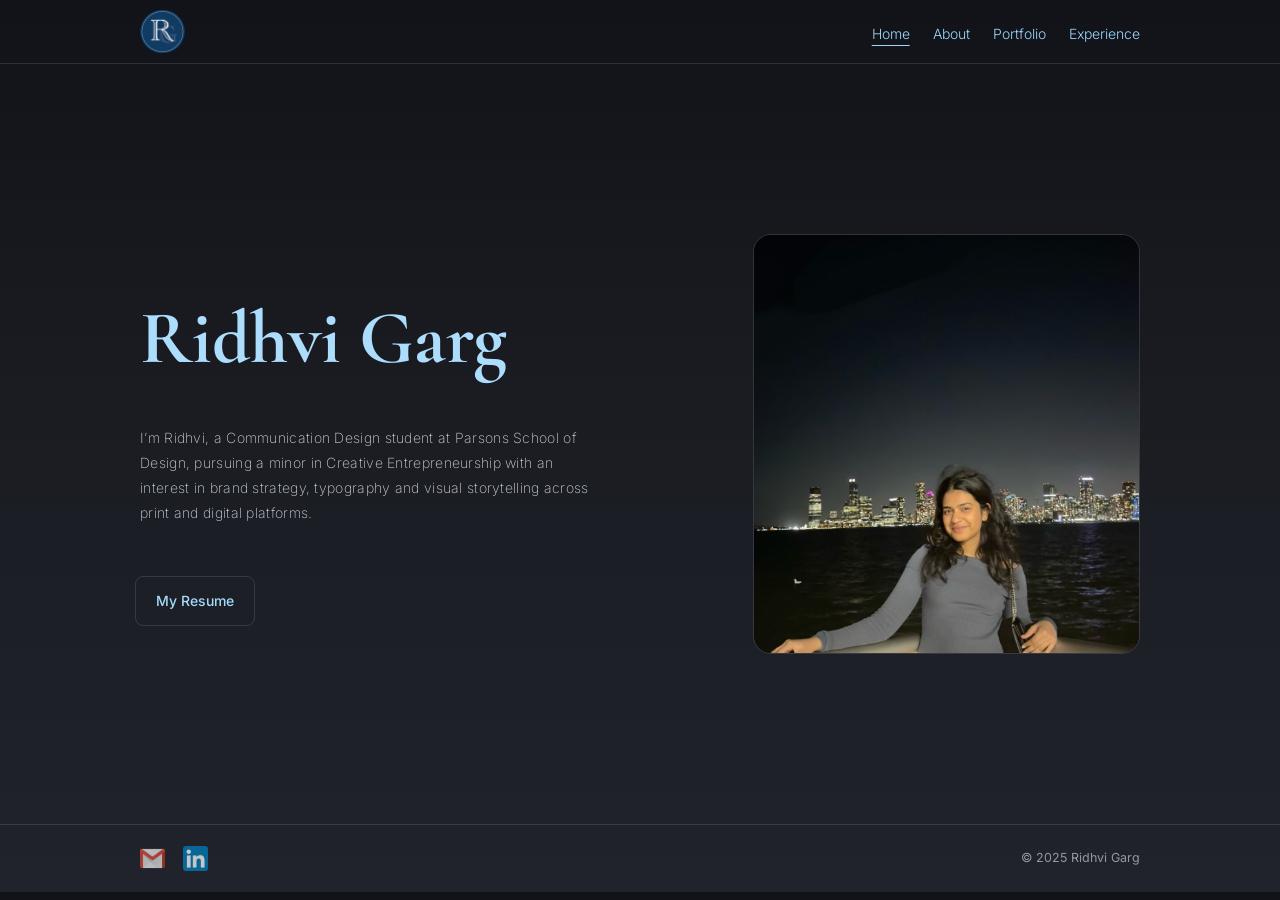
<file: index.html>
<!DOCTYPE html>
<!--[if lt IE 7]>      <html class="no-js lt-ie9 lt-ie8 lt-ie7"> <![endif]-->
<!--[if IE 7]>         <html class="no-js lt-ie9 lt-ie8"> <![endif]-->
<!--[if IE 8]>         <html class="no-js lt-ie9"> <![endif]-->
<!--[if gt IE 8]>      <html class="no-js"> <!--<![endif]-->
<html>
    <head>
        <meta charset="utf-8">
        <meta http-equiv="X-UA-Compatible" content="IE=edge">
        <title>Home</title>
        <meta name="description" content="">
        <meta name="viewport" content="width=device-width, initial-scale=1">
        <link rel="preconnect" href="https://fonts.googleapis.com">
<link rel="preconnect" href="https://fonts.gstatic.com" crossorigin>
<link href="https://fonts.googleapis.com/css2?family=Inter:ital,opsz,wght@0,14..32,100..900;1,14..32,100..900&display=swap" rel="stylesheet">
<link rel="preconnect" href="https://fonts.googleapis.com">
<link rel="preconnect" href="https://fonts.gstatic.com" crossorigin>
<link href="https://fonts.googleapis.com/css2?family=Courier+Prime:ital,wght@0,400;0,700;1,400;1,700&display=swap" rel="stylesheet">
<link rel="preconnect" href="https://fonts.googleapis.com">
<link rel="preconnect" href="https://fonts.gstatic.com" crossorigin>
<link href="https://fonts.googleapis.com/css2?family=Cormorant+Garamond:ital,wght@0,300..700;1,300..700&display=swap" rel="stylesheet">
        <link rel="stylesheet" href="style.css">
    </head>
    <body>
         <header class="header">
    <div class="container nav">
      <div class="logo">
        <img src="Logo.png" alt="">
      </div>

      <nav>
      <a href="index.html" class="active">Home</a>
        <a href="about/index.html">About</a>
        <a href="portfolio_main/index.html">Portfolio</a>
        <a href="experience/index.html">Experience</a>
      </nav>
    </div>
  </header>

  <main class="main">
    <section class="container hero">

      <div class="hero-text">
        <h1>Ridhvi Garg</h1>

        <p class="intro">
        I’m Ridhvi, a Communication Design student at Parsons School of Design, pursuing a minor in Creative Entrepreneurship with an interest in brand strategy, typography and visual storytelling across print and digital platforms.
        </p>

        <a class="resume-link" href="./Resume.pdf" target="_blank">
         My Resume
        </a>
      </div>

      <div class="hero-image">
        <img src="photo.jpg" alt="Portrait of Your Name">
      </div>

    </section>
  </main>

  <footer class="footer">
  <div class="container footer-inner">

    <div class="footer-links">

      <a href="mailto:ridhvigarg123@gmail.com">
        <img src="gmail logo.png" alt="Email" class="icon">
      </a>

      <a href="https://www.linkedin.com/in/ridhvi-garg-6a693b25a/" target="_blank">
        <img src="LinkedIn logo.png" alt="LinkedIn" class="icon">
      </a>

    </div>

    <p class="footer-note">© 2025 Ridhvi Garg</p>
  </div>
</footer>
        
        <script src="" async defer></script>
    </body>
</html>
</file>
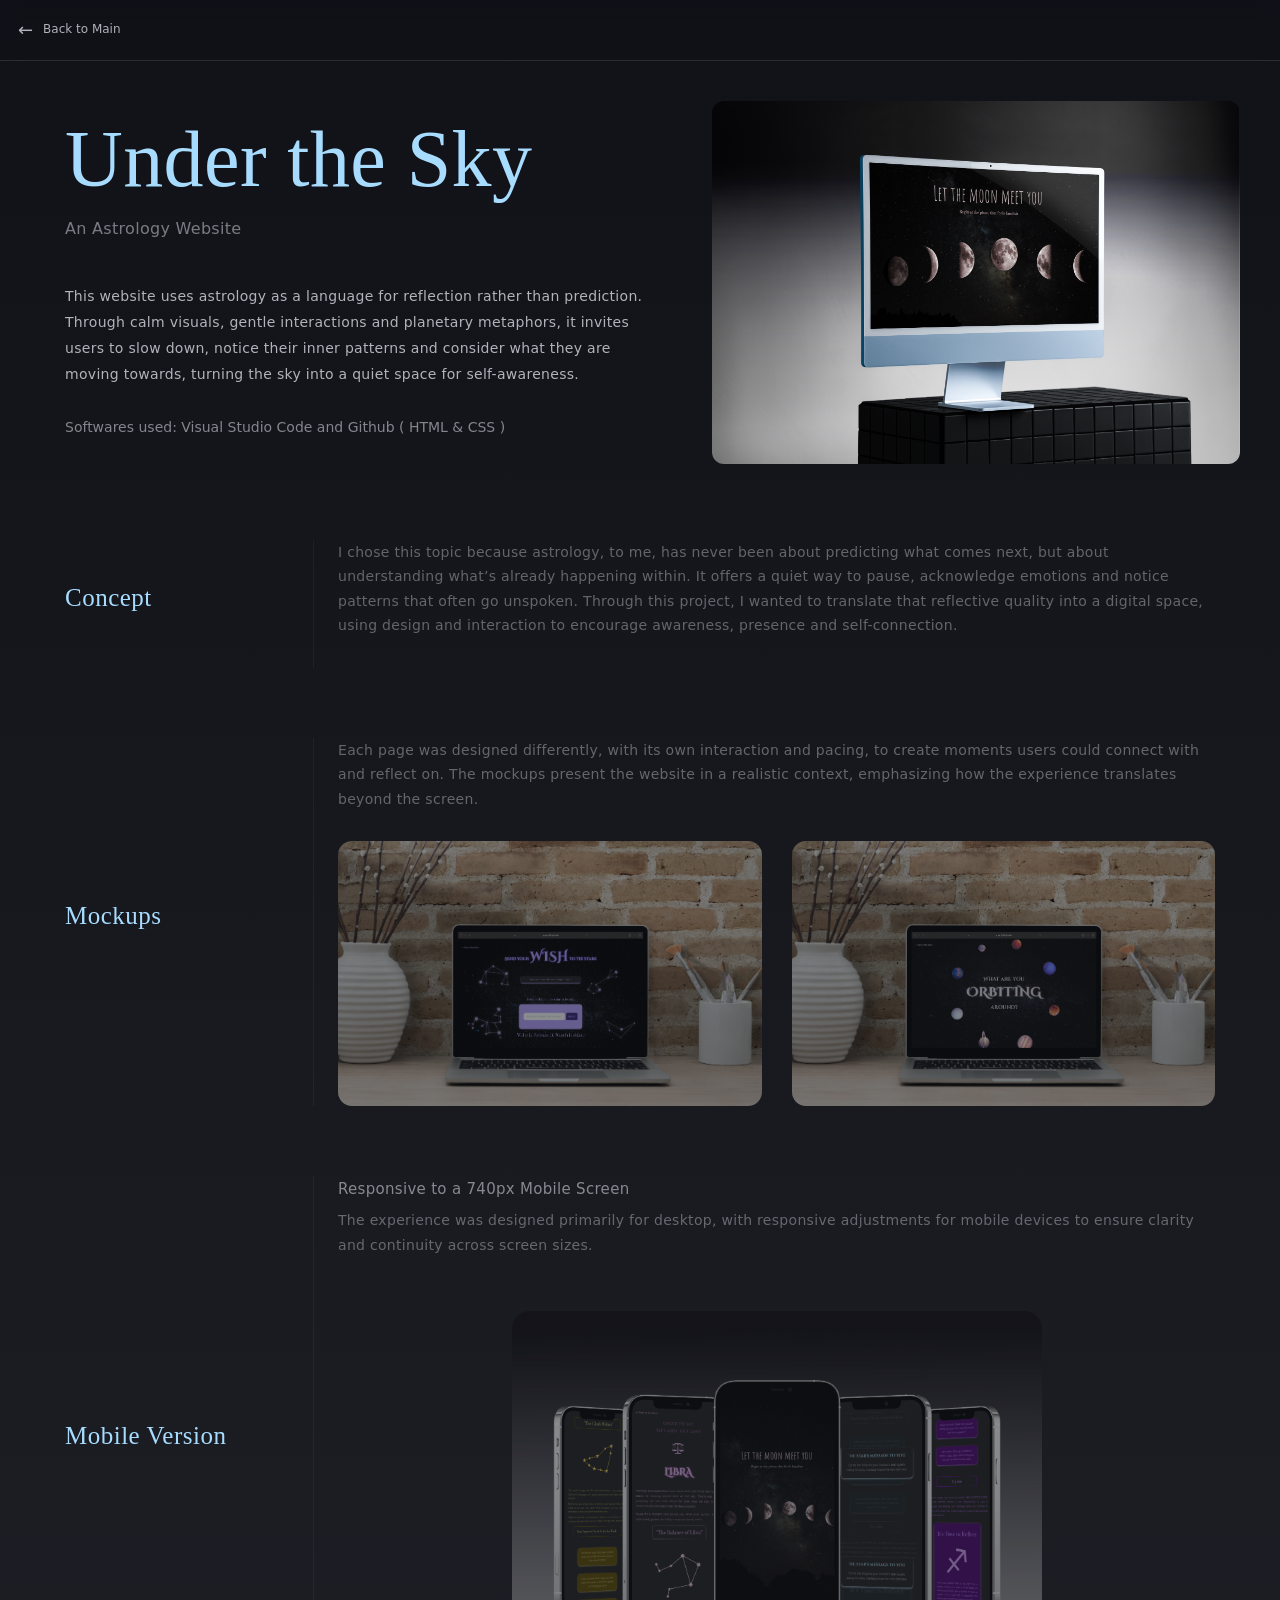
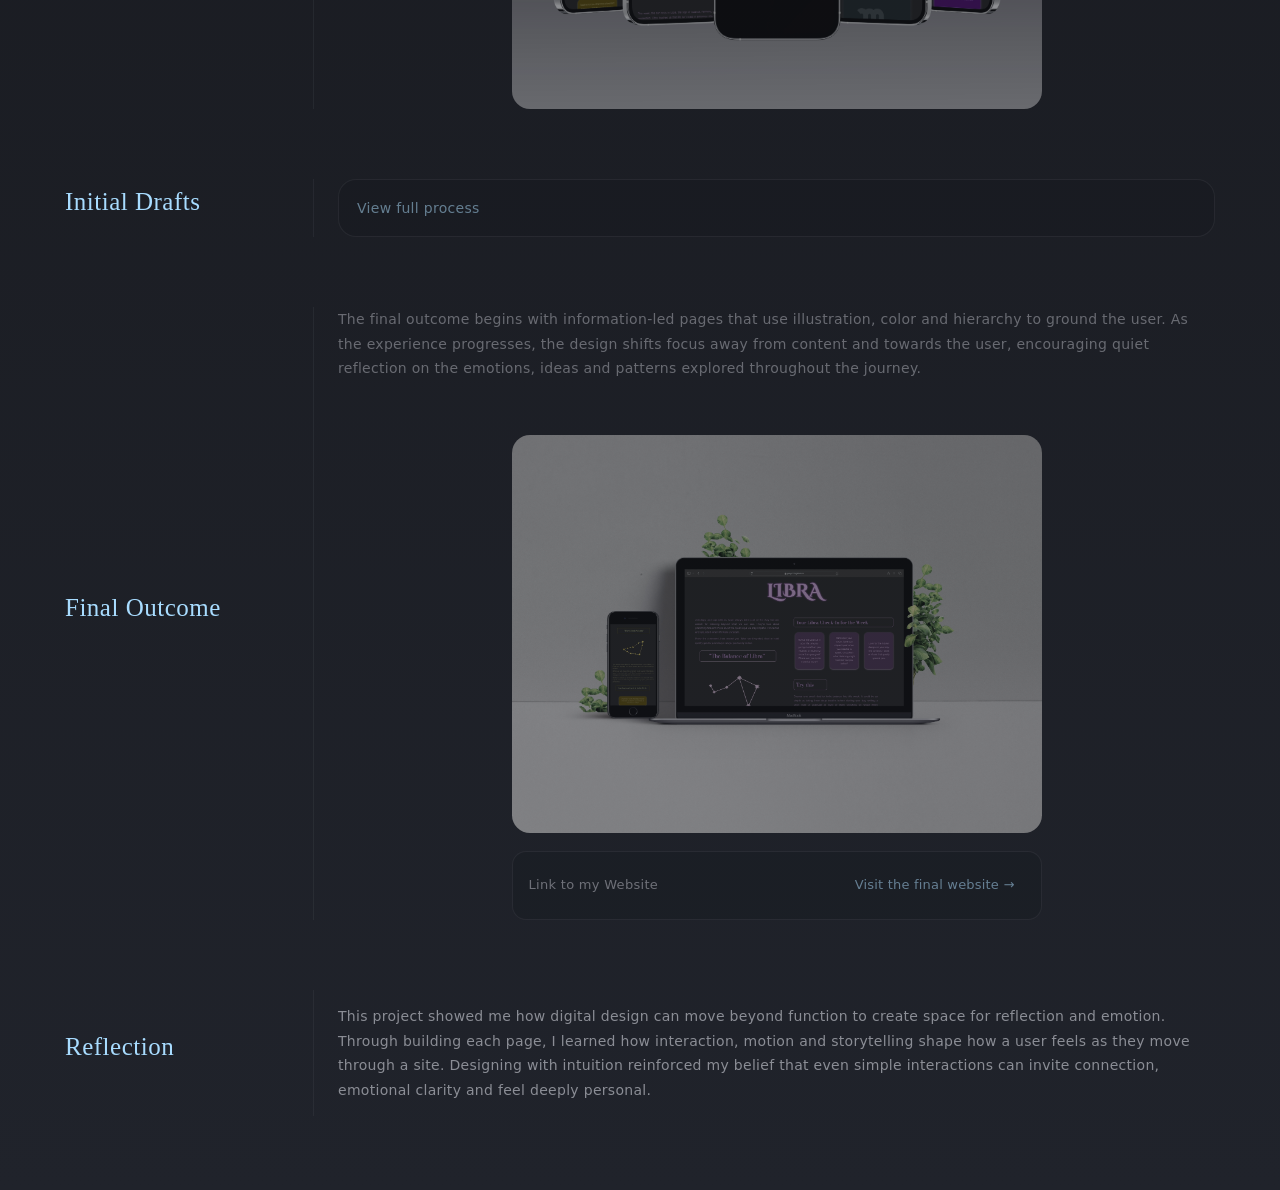
<file: Astrology_Website/index.html>
<!DOCTYPE html>
<html lang="en">
<head>
  <meta charset="utf-8">
  <meta http-equiv="X-UA-Compatible" content="IE=edge">
  <title>Astrology Website</title>
  <meta name="description" content="Under the Sky project page">
  <meta name="viewport" content="width=device-width, initial-scale=1">

  <!-- Keep your existing stylesheet -->
  <link rel="stylesheet" href="style.css">
</head>

<body>
  <header class="topbar">
    <a href="../portfolio_main/index.html" class="back-link">
      <span class="arrow">←</span>
      <span class="text">Back to Main</span>
    </a>
  </header>

  <main class="container">

    <!-- HERO -->
    <section class="hero">
      <div class="hero-text">
        <h1>Under the Sky</h1>

        <h2>An Astrology Website</h2>

        <p class="intro">
         This website uses astrology as a language for reflection rather than prediction. Through calm visuals, gentle interactions and planetary metaphors, it invites users to slow down, notice their inner patterns and consider what they are moving towards, turning the sky into a quiet space for self-awareness.


        </p>

        <p class="meta">Softwares used: Visual Studio Code and Github ( HTML & CSS )</p>
      </div>

      <figure class="hero-image">
        <img src="main.jpg" alt="Under the Sky hero mockup">
      </figure>
    </section>

    <!-- CONCEPT -->
    <section class="section">
      <div class="section-head">
        <h2>Concept</h2>
      </div>

      <div class="section-body">
        <p class="muted" style="margin-top:0;">
         I chose this topic because astrology, to me, has never been about predicting what comes next, but about understanding what’s already happening within. It offers a quiet way to pause, acknowledge emotions and notice patterns that often go unspoken. Through this project, I wanted to translate that reflective quality into a digital space, using design and interaction to encourage awareness, presence and self-connection.

        </p>
      </div>
    </section>

    <!-- MOCK-UPS (2) -->
    <section class="section">
      <div class="section-head">
        <h2>Mockups</h2>
      </div>

      <div class="section-body">
        <p class="muted" style="margin-top:0;">
         Each page was designed differently, with its own interaction and pacing, to create moments users could connect with and reflect on. The mockups present the website in a realistic context, emphasizing how the experience translates beyond the screen.
        </p>

        <div class="grid two">
          <figure><img src="Mockup1.jpg" alt="Website mockup 1"></figure>
          <figure><img src="mockup2.jpg" alt="Website mockup 2"></figure>
        </div>
      </div>
    </section>

    <!-- MOBILE VERSION -->
    <section class="section">
      <div class="section-head">
        <h2>Mobile Version</h2>
      </div>

      <div class="section-body">
        <p class="muted" style="margin-top:0;">
          <span class="responsive-note">Responsive to a 740px Mobile Screen</span>
          <br>
          The experience was designed primarily for desktop, with 
responsive adjustments for mobile devices to ensure clarity and continuity across screen sizes.
        </p>

        <div class="grid one">
          <figure><img src="mobile.jpg" alt="Mobile version preview"></figure>
        </div>
      </div>
    </section>

    <!-- INITIAL DRAFTS (HOVER REVEAL + 4 IMAGES 2x2) -->
    <section class="section">
      <div class="section-head">
        <h2>Initial Drafts</h2>
      </div>

      <div class="section-body">
        <div class="hover-expand">
          <div class="hover-head">
            <span class="hover-title">View full process</span>
          </div>

          <div class="hover-body">
            <div class="hover-inner">
              <p class="muted">
                The initial drafts were very text-heavy which made the experience feel dense and repetitive. Through experimenting with layout, hierarchy, spacing and color, I slowly began breaking the content apart, shaping it into a calmer and more engaging experience that feels intentional rather than overwhelming.
              </p>

              <!-- 4 images (2 x 2) -->
              <div class="grid four small-cards">
                <figure><img src="draft1.png" alt="Initial draft 1"></figure>
                <figure><img src="draft2.png" alt="Initial draft 2"></figure>
                <figure><img src="draft3.png" alt="Initial draft 3"></figure>
                <figure><img src="draft4.png" alt="Initial draft 4"></figure>
              </div>

            </div>
          </div>

        </div>
      </div>
    </section>

    <section class="section">
      <div class="section-head">
        <h2>Final Outcome</h2>
      </div>

      <div class="section-body">
        <p class="muted" style="margin-top:0;">
          The final outcome begins with information-led pages that use illustration, color and hierarchy to ground the user. As the experience progresses, the design shifts focus away from content and towards the user, encouraging quiet reflection on the emotions, ideas and patterns explored throughout the journey.
        </p>

        <div class="grid one">
          <figure><img src="final.jpg" alt="Final design preview"></figure>
        </div>

        <!-- ✅ WEBSITE LINK BOX (right below final outcome image) -->
        <div class="site-link-card">
          <span class="site-link-label">Link to my Website</span>

          <a class="site-link"
             href="https://gargr718.github.io/Astrology-Harmonic-Collection-project/"
             target="_blank"
             rel="noopener noreferrer">
            Visit the final website →
          </a>
        </div>

      </div>
    </section>


    <!-- REFLECTION -->
    <section class="section">
      <div class="section-head">
        <h2>Reflection</h2>
      </div>

      <div class="section-body">
        <p>
         This project showed me how digital design can move beyond function to create space for reflection and emotion. Through building each page, I learned how interaction, motion and storytelling shape how a user feels as they move through a site. Designing with intuition reinforced my belief that even simple interactions can invite connection, emotional clarity and feel deeply personal.
        </p>
      </div>
    </section>

  </main>
</body>
</html>
</file>
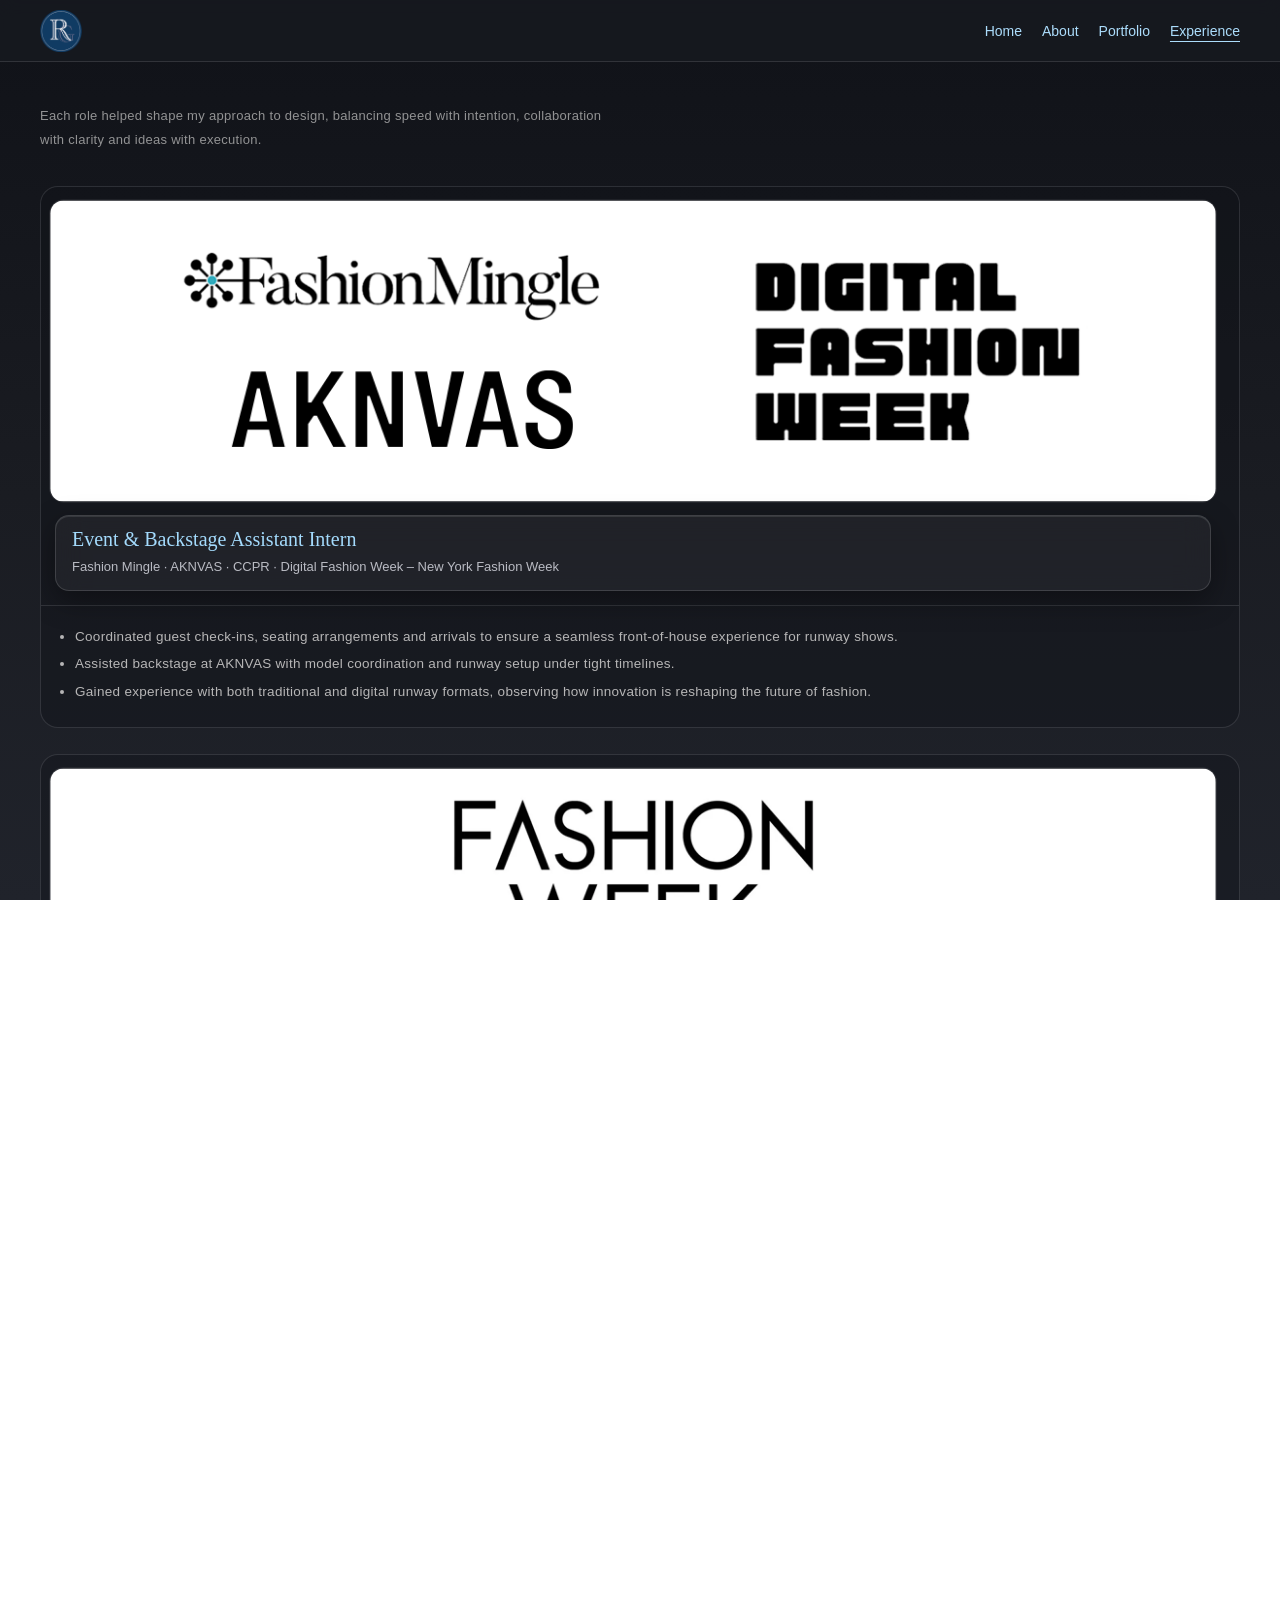
<file: experience/index.html>
<!DOCTYPE html>
<!--[if lt IE 7]>      <html class="no-js lt-ie9 lt-ie8 lt-ie7"> <![endif]-->
<!--[if IE 7]>         <html class="no-js lt-ie9 lt-ie8"> <![endif]-->
<!--[if IE 8]>         <html class="no-js lt-ie9"> <![endif]-->
<!--[if gt IE 8]>      <html class="no-js"> <!--<![endif]-->
<html>
    <head>
        <meta charset="utf-8">
        <meta http-equiv="X-UA-Compatible" content="IE=edge">
        <title>Experience</title>
        <meta name="description" content="">
        <meta name="viewport" content="width=device-width, initial-scale=1">
        <link rel="stylesheet" href="style.css">
    </head>
    <body>
<header class="header">
    <div class="container nav">
      <a class="mark" href="index.html" aria-label="Home">
        <img src="Logo.png" alt="RG mark">
      </a>

      <nav class="nav-links">
                <a href="../index.html">Home</a>
        <a href="../about/index.html">About</a>
        <a href="../portfolio_main/index.html">Portfolio</a>
        <a href="../experience/index.html" class="active">Experience</a>
      </nav>
    </div>
  </header>

  <!-- MAIN -->
  <main class="container">
        <p class="page-sub">Each role helped shape my approach to design, balancing speed with intention, collaboration with clarity and ideas with execution.</p>

    <section class="exp-stack">

      <article class="exp-line">
  <div class="exp-top">

    <div class="exp-hero">
      <img src="exp 1-main.png">

      <div class="hero-label">
        <h3>Event & Backstage Assistant Intern</h3>
        <p>Fashion Mingle · AKNVAS · CCPR · Digital Fashion Week – New York Fashion Week</p>
      </div>
    </div>

    <div class="exp-reveal">
      <div class="thumb-row">
        <img src="exp 1_1.jpeg" alt="">
        <img src="exp 1_2.jpeg" alt="">
        <img src="exp 1_3.jpeg" alt="">
        <img src="exp 1_4.jpeg" alt="">
      </div>
    </div>

  </div>

  <div class="exp-text">
    <ul>
      <li>Coordinated guest check-ins, seating arrangements and arrivals to ensure a seamless front-of-house experience for runway shows.</li>
      <li>Assisted backstage at AKNVAS with model coordination and runway setup under tight timelines.</li>
      <li>Gained experience with both traditional and digital runway formats, observing how innovation is reshaping the future of fashion.</li>
    </ul>
  </div>
</article>


     <article class="exp-line">
  <div class="exp-top">

    <div class="exp-hero">
      <img src="exp 2-main.png">

      <div class="hero-label">
        <h3>Event Assistant Intern</h3>
        <p>Fashion Week Haus – New York Fashion Week</p>
      </div>
    </div>

    <div class="exp-reveal">
      <div class="thumb-row">
        <img src="exp 2-1.jpeg" alt="">
        <img src="exp 2-2.jpeg" alt="">
        <img src="exp 2-3.jpeg" alt="">
      </div>
    </div>

  </div>

  <div class="exp-text">
    <ul>
      <li>Coordinated backstage operations for high profile fashion events.</li>
      <li>Ensured smooth execution of runway shows under tight timelines.</li>
      <li>Gained insight into fashion production and event logistics.</li>
    </ul>
  </div>
</article>


      <article class="exp-line">
        <div class="exp-top">
          <div class="exp-hero">
            <img src="exp 3-main.png">
            <div class="hero-label">
              <h3>Backstage Intern</h3>
              <p>Harleen Kaur - New York Bridal Fashion Week</p>
            </div>
          </div>

          <div class="exp-reveal">
            <div class="thumb-row">
              <img src="exp 3-1.jpeg">
              <img src="exp 3-2.jpeg">
              <img src="exp 3-3.jpeg">
            </div>
          </div>
        </div>

        <div class="exp-text">
          <ul>
            <li>Assisted backstage during New York Bridal Fashion Week, managing 3–4 model looks under tight timelines</li>
            <li>Handled quick outfit changes and styling adjustments in a fast-paced environment</li>
            <li>Worked closely with designers and the team to ensure a smooth show flow</li>
          </ul>
        </div>
      </article>

       <article class="exp-line">
        <div class="exp-top">
          <div class="exp-hero">
            <img src="exp 4-main.png">
            <div class="hero-label">
              <h3>Graphic Design Intern</h3>
              <p>Creative Studio Digital Marketing Agency</p>
            </div>
          </div>

          <div class="exp-reveal">
            <div class="thumb-row">
              <img src="exp 4-1.jpeg">
              <img src="exp 4-2.jpeg">
              <img src="exp 4-3.png">
            </div>
          </div>
        </div>

        <div class="exp-text">
          <ul>
            <li>Designed branding identities, logos, packaging and social media
creatives, blending storytelling with strategic design.</li>
            <li>Gained professional studio experience crafting purposeful visuals with
the design team.</li>
          </ul>
        </div>
      </article>

    </section>
  </main>

<footer class="footer">
    <div class="container footer-inner">
      <div class="footer-links">
        <a href="mailto:ridhvigarg123@gmail.com" aria-label="Email">
          <img src="gmail logo.png" alt="Email" class="icon">
        </a>
        <a href="https://www.linkedin.com/in/ridhvi-garg-6a693b25a/" target="_blank" rel="noopener noreferrer" aria-label="LinkedIn">

          <img src="LinkedIn logo.png" alt="LinkedIn" class="icon">
        </a>
      </div>

      <p class="footer-note">© 2025 Ridhvi Garg</p>
    </div>
  </footer>

    </body>
</html>
</file>
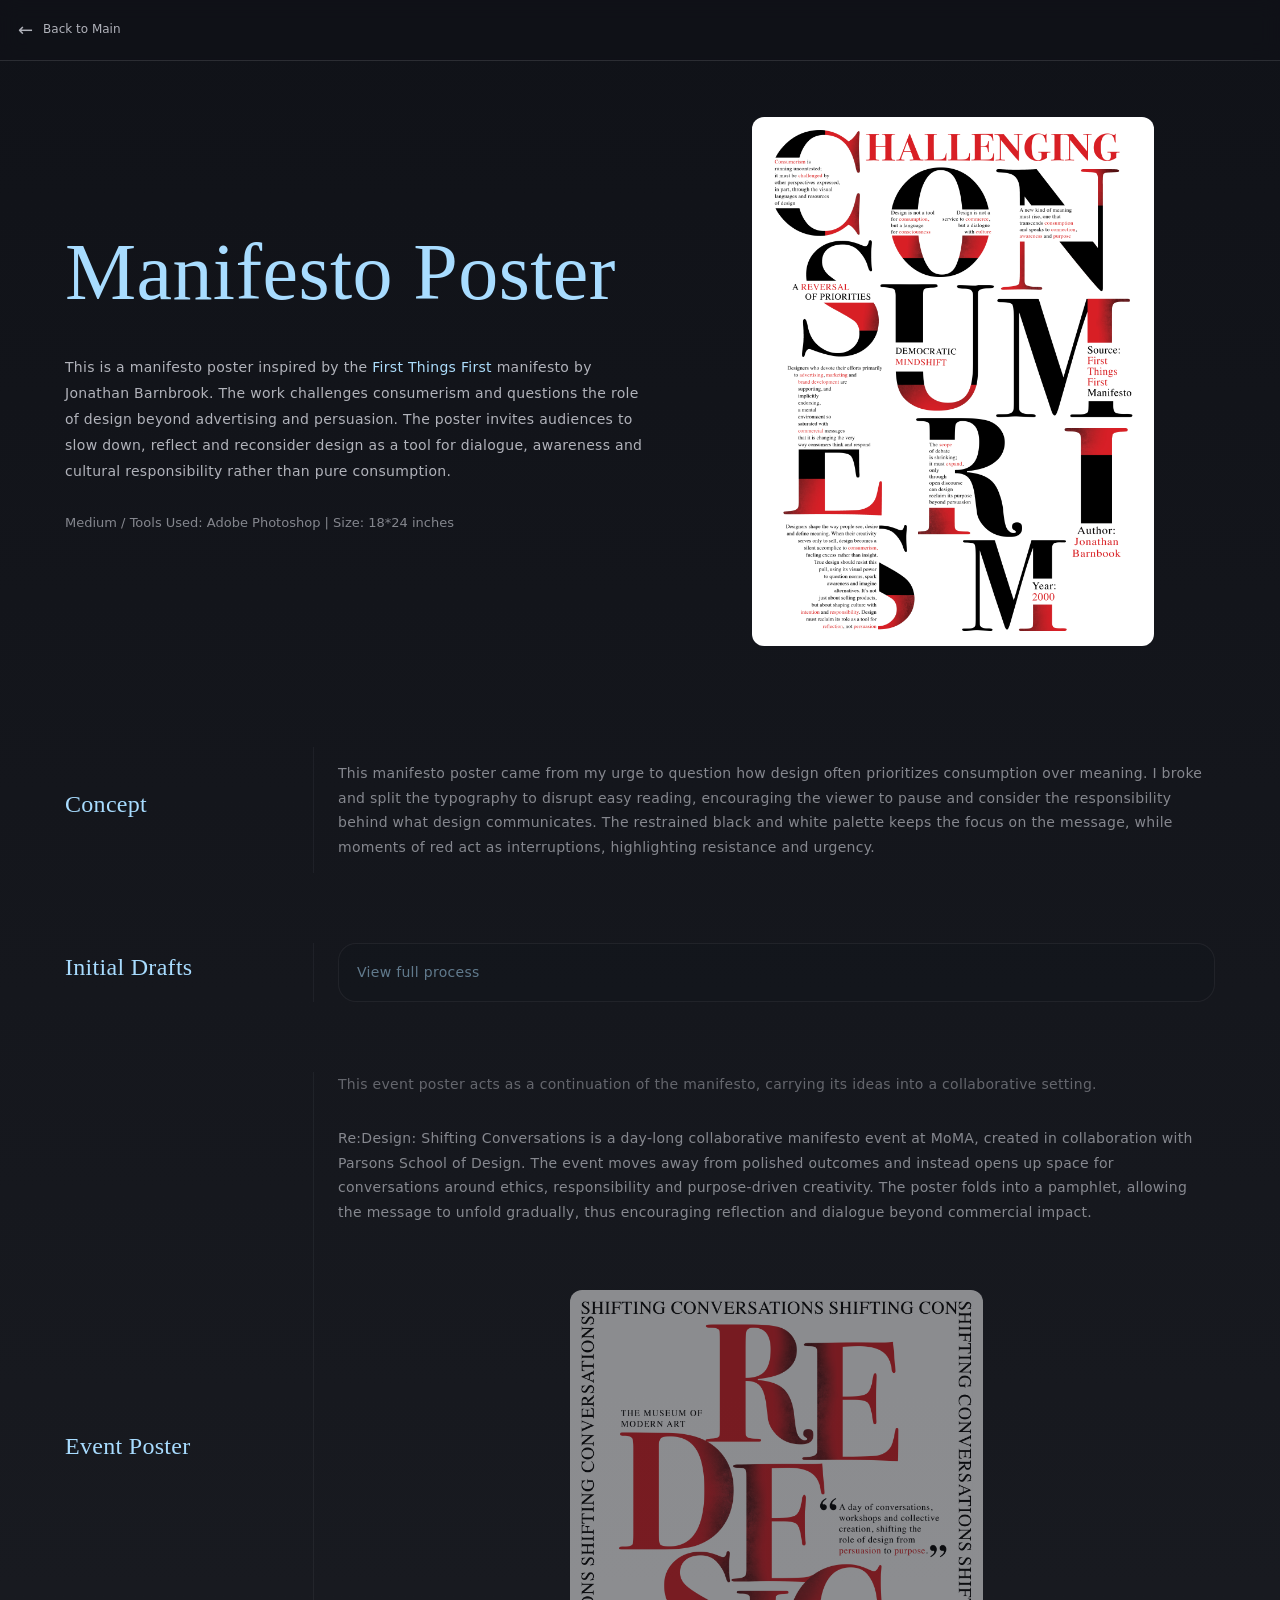
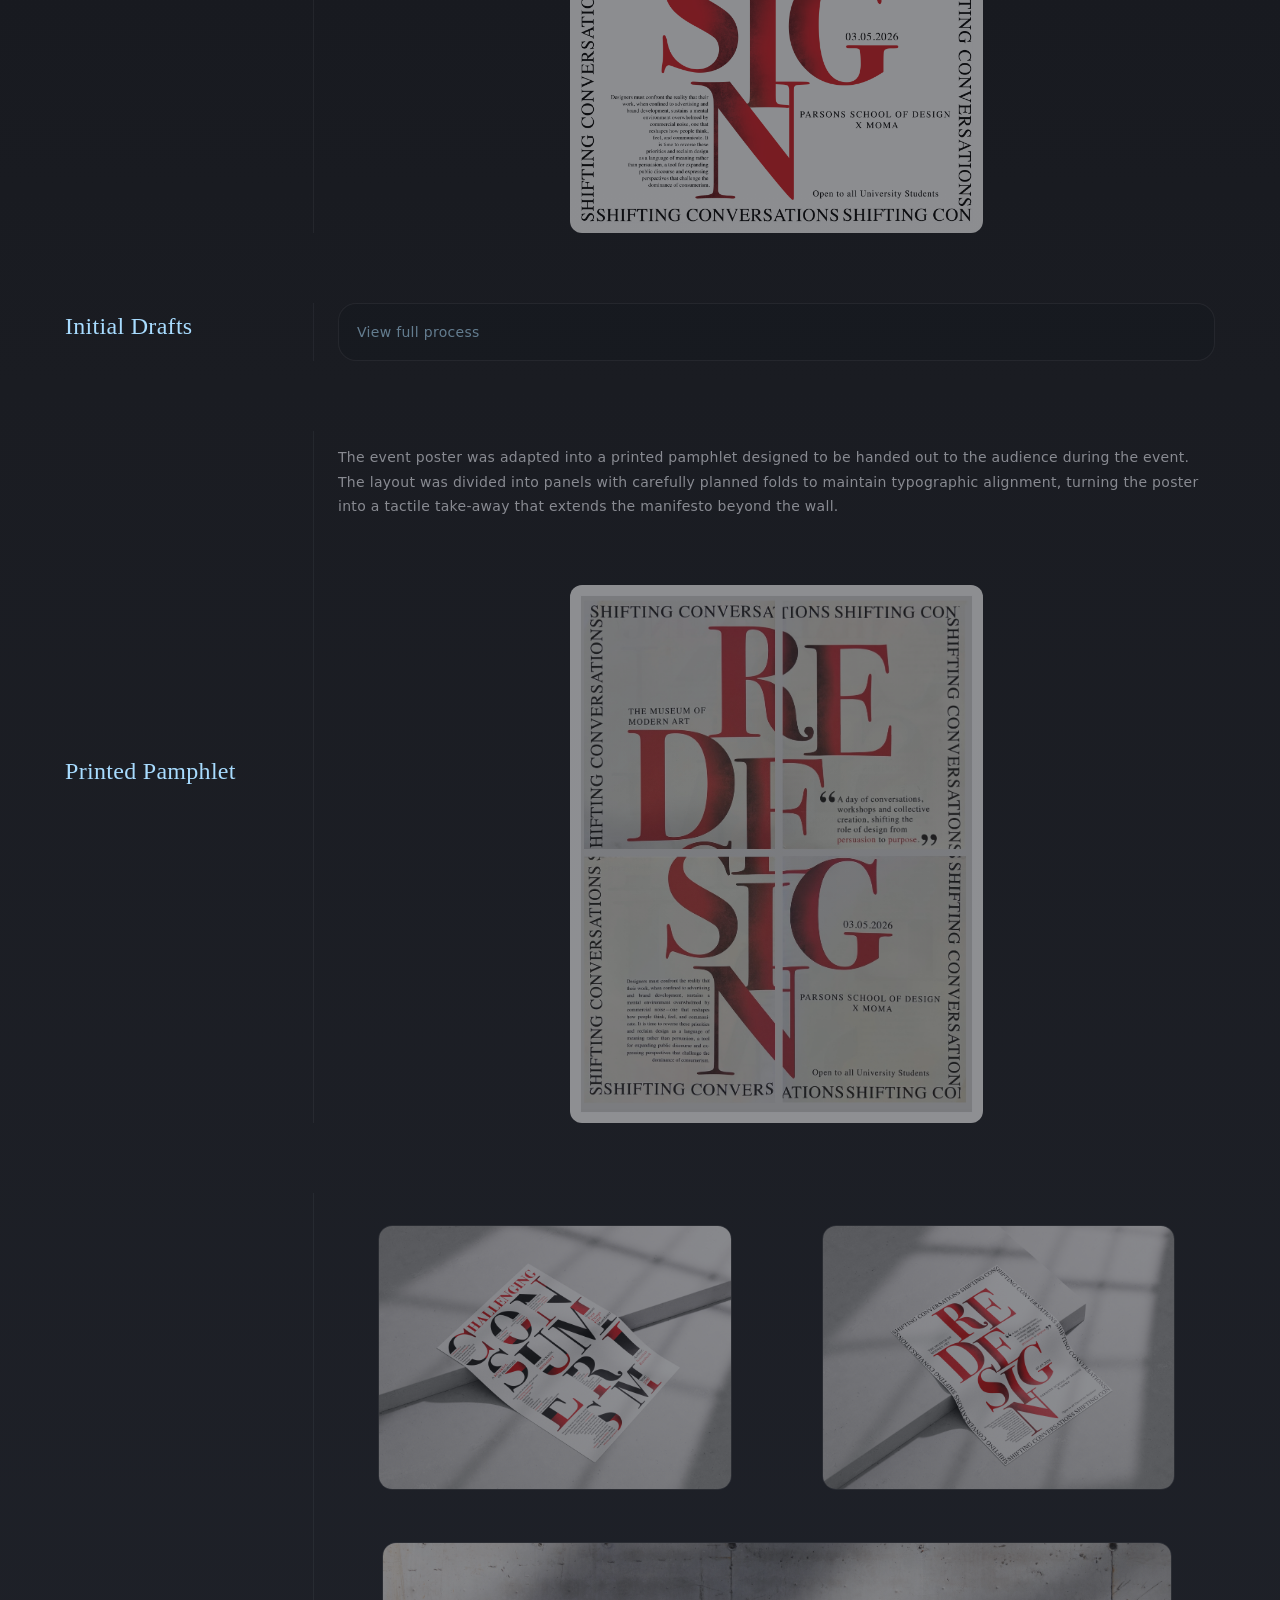
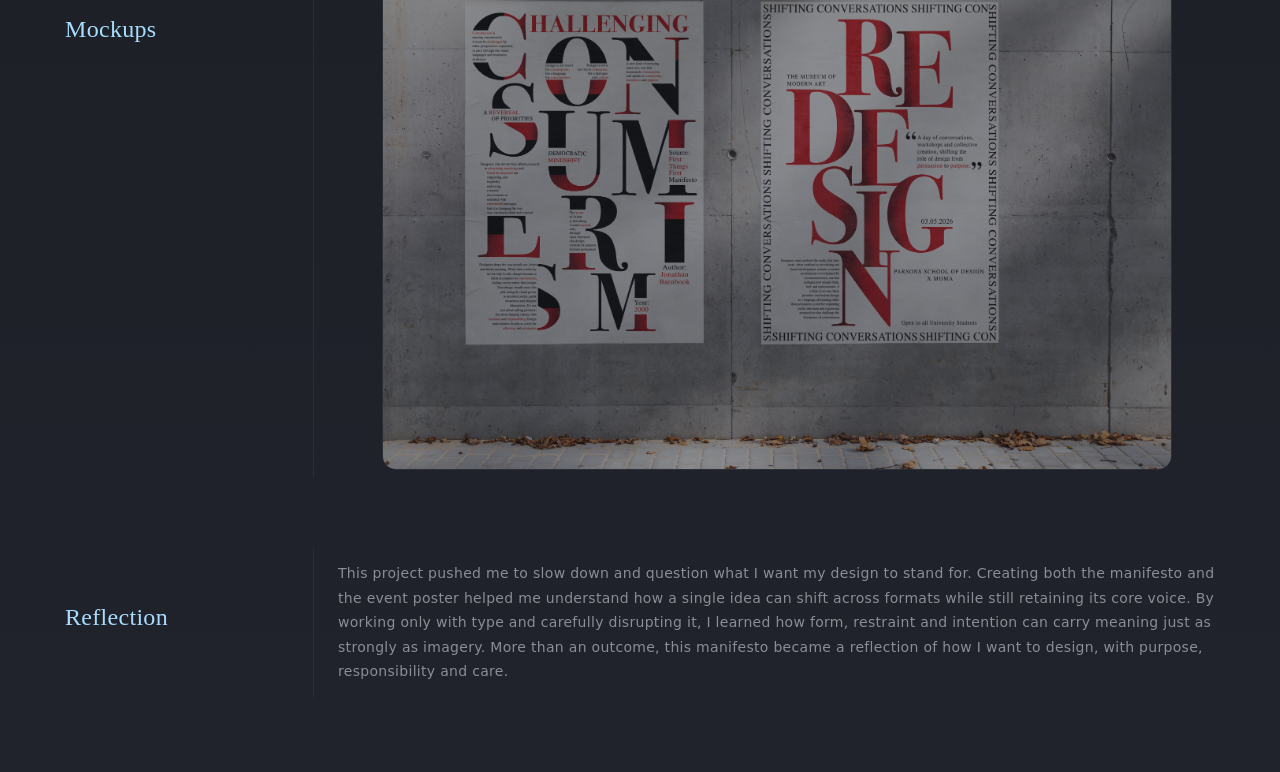
<file: Manifesto_Poster/index.html>
<!DOCTYPE html>
<html lang="en">
<head>
  <meta charset="utf-8">
  <meta http-equiv="X-UA-Compatible" content="IE=edge">
  <title>Manifesto Poster</title>
  <meta name="description" content="Manifesto Poster project page">
  <meta name="viewport" content="width=device-width, initial-scale=1">
  <link rel="stylesheet" href="style.css">
</head>

<body>
  <header class="topbar">
    <a href="../portfolio_main/index.html" class="back-link">
      <span class="arrow">←</span>
      <span class="text">Back to Main</span>
    </a>
  </header>

  <main class="container">

    <!-- HERO -->
    <section class="hero">
      <div class="hero-text">
        <h1>Manifesto Poster</h1>
        <p class="intro">
          This is a manifesto poster inspired by the <span class="accent">First Things First</span> manifesto by Jonathan Barnbrook. The work challenges consumerism and questions the role of design beyond advertising and persuasion. The poster invites audiences to slow down, reflect and reconsider design as a tool for dialogue, awareness and cultural responsibility rather than pure consumption.
        </p>
        <p class="meta">Medium / Tools Used: Adobe Photoshop   |    Size: 18*24 inches
        </p>
      </div>

      <figure class="hero-image">
        <img src="main.JPG" alt="Manifesto Poster hero image">
      </figure>
    </section>

    <!-- =========================
         MANIFESTO POSTER
         ========================= -->

    <!-- CONCEPT -->
    <section class="section">
      <div class="section-head">
        <h2>Concept</h2>
      </div>
      <div class="section-body">
        <p>
          This manifesto poster came from my urge to question how design often prioritizes consumption over meaning. I broke and split the typography to disrupt easy reading, encouraging the viewer to pause and consider the responsibility behind what design communicates. The restrained black and white palette keeps the focus on the message, while moments of red act as interruptions, highlighting resistance and urgency.
        </p>
      </div>
    </section>

    <!-- MANIFESTO PROCESS -->
    <section class="section">
      <div class="section-head">
        <h2>Initial Drafts</h2>
      </div>

      <div class="section-body">
        <div class="hover-expand">
          <div class="hover-head">
            <span class="hover-title">View full process</span>
          </div>

          <!-- ✅ CHANGED: added hover-inner wrapper -->
          <div class="hover-body">
            <div class="hover-inner">
              <p class="muted">
               I explored multiple typographic compositions, focusing on hierarchy, spacing and contrast to see how the message could feel bold, emotionally charged and engaging without relying on imagery.
              </p>

              <div class="grid three small-cards">
                <figure><img src="main_process1.jpg" alt="Manifesto process 1"></figure>
                <figure><img src="main_process2.jpg" alt="Manifesto process 2"></figure>
                <figure><img src="main_process3.jpg" alt="Manifesto process 3"></figure>
              </div>
            </div>
          </div>
          <!-- ✅ END change -->
        </div>
      </div>
    </section>

    <!-- =========================
         EVENT POSTER
         ========================= -->

    <section class="section">
      <div class="section-head">
        <h2>Event Poster</h2>
      </div>

      <div class="section-body">
        <p class="muted" style="margin-top:0;">
          This event poster acts as a continuation of the manifesto, carrying its ideas into a collaborative setting.

        </p>

        <p>
         Re:Design: Shifting Conversations is a day-long collaborative manifesto event at MoMA, created in collaboration with Parsons School of Design. The event moves away from polished outcomes and instead opens up space for conversations around ethics, responsibility and purpose-driven creativity. The poster folds into a pamphlet, allowing the message to unfold gradually, thus encouraging reflection and dialogue beyond commercial impact.
        </p>

        <!-- EVENT POSTER IMAGE -->
        <div class="grid one">
          <figure class="image-large">
            <img src="eventposter.jpg" alt="Final event poster">
          </figure>
        </div>
      </div>
    </section>

    <!-- EVENT POSTER PROCESS -->
    <section class="section">
      <div class="section-head">
        <h2>Initial Drafts</h2>
      </div>

      <div class="section-body">
        <div class="hover-expand">
          <div class="hover-head">
            <span class="hover-title">View full process</span>
          </div>

          <!-- ✅ CHANGED: added hover-inner wrapper -->
          <div class="hover-body">
            <div class="hover-inner">
              <p class="muted">
               For the event poster, I explored multiple layouts to balance bold typographic expression with essential information such as the event title, date, time and location. Each draft tested how clearly the event could be understood at a glance while still maintaining the visual language of the manifesto.
              </p>

              <div class="grid three small-cards">
                <figure><img src="event_process1.jpg" alt="Event process 1"></figure>
                <figure><img src="event_process2.jpg" alt="Event process 2"></figure>
                <figure><img src="event_process3.jpg" alt="Event process 3"></figure>
              </div>
            </div>
          </div>
          <!-- ✅ END change -->
        </div>
      </div>
    </section>

    <!-- PRINTED PAMPHLET -->
    <section class="section">
      <div class="section-head">
        <h2>Printed Pamphlet</h2>
      </div>

      <div class="section-body">
        <p>
          The event poster was adapted into a printed pamphlet designed to be handed out to the audience during the event. The layout was divided into panels with carefully planned folds to maintain typographic alignment, turning the poster into a tactile take-away that extends the manifesto beyond the wall.

        </p>

        <div class="grid one">
          <figure class="image-large">
            <img src="printed_pamphlet.jpg" alt="Printed pamphlet">
          </figure>
        </div>
      </div>
    </section>

    <!-- MOCKUPS -->
    <section class="section">
      <div class="section-head">
        <h2>Mockups</h2>
      </div>

      <div class="section-body">
        <div class="grid two mockups">
          <figure><img src="mockup1.jpg" alt="Mockup 1"></figure>
          <figure><img src="mockup2.jpg" alt="Mockup 2"></figure>
        </div>

        <div class="grid one">
          <figure class="image-small">
            <img src="mockup3.jpg" alt="Mockup 3">
          </figure>
        </div>
      </div>
    </section>

    <!-- REFLECTION -->
    <section class="section">
      <div class="section-head">
        <h2>Reflection</h2>
      </div>

      <div class="section-body">
        <p>
This project pushed me to slow down and question what I want my design to stand for. Creating both the manifesto and the event poster helped me understand how a single idea can shift across formats while still retaining its core voice. By working only with type and carefully disrupting it, I learned how form, restraint and intention can carry meaning just as strongly as imagery. More than an outcome, this manifesto became a reflection of how I want to design, with purpose, responsibility and care.
        </p>
      </div>
    </section>

  </main>
</body>
</html>
</file>
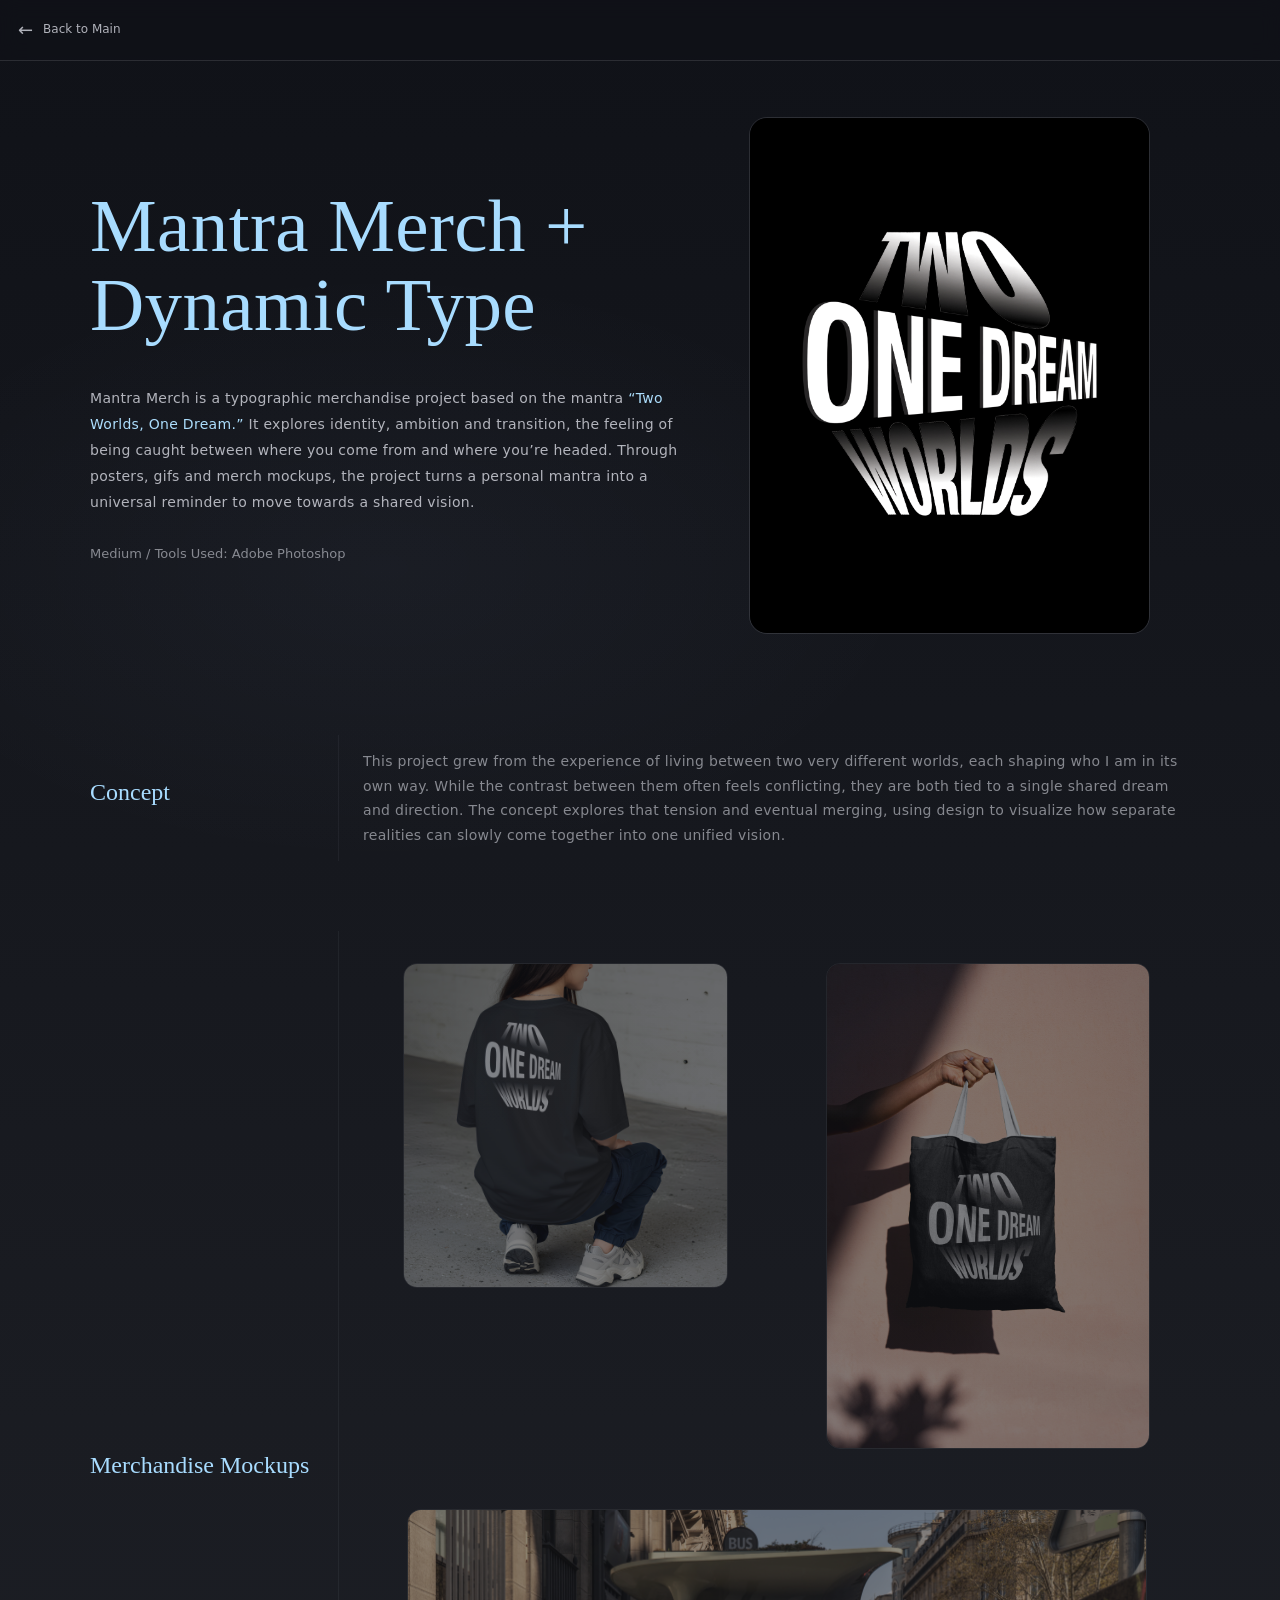
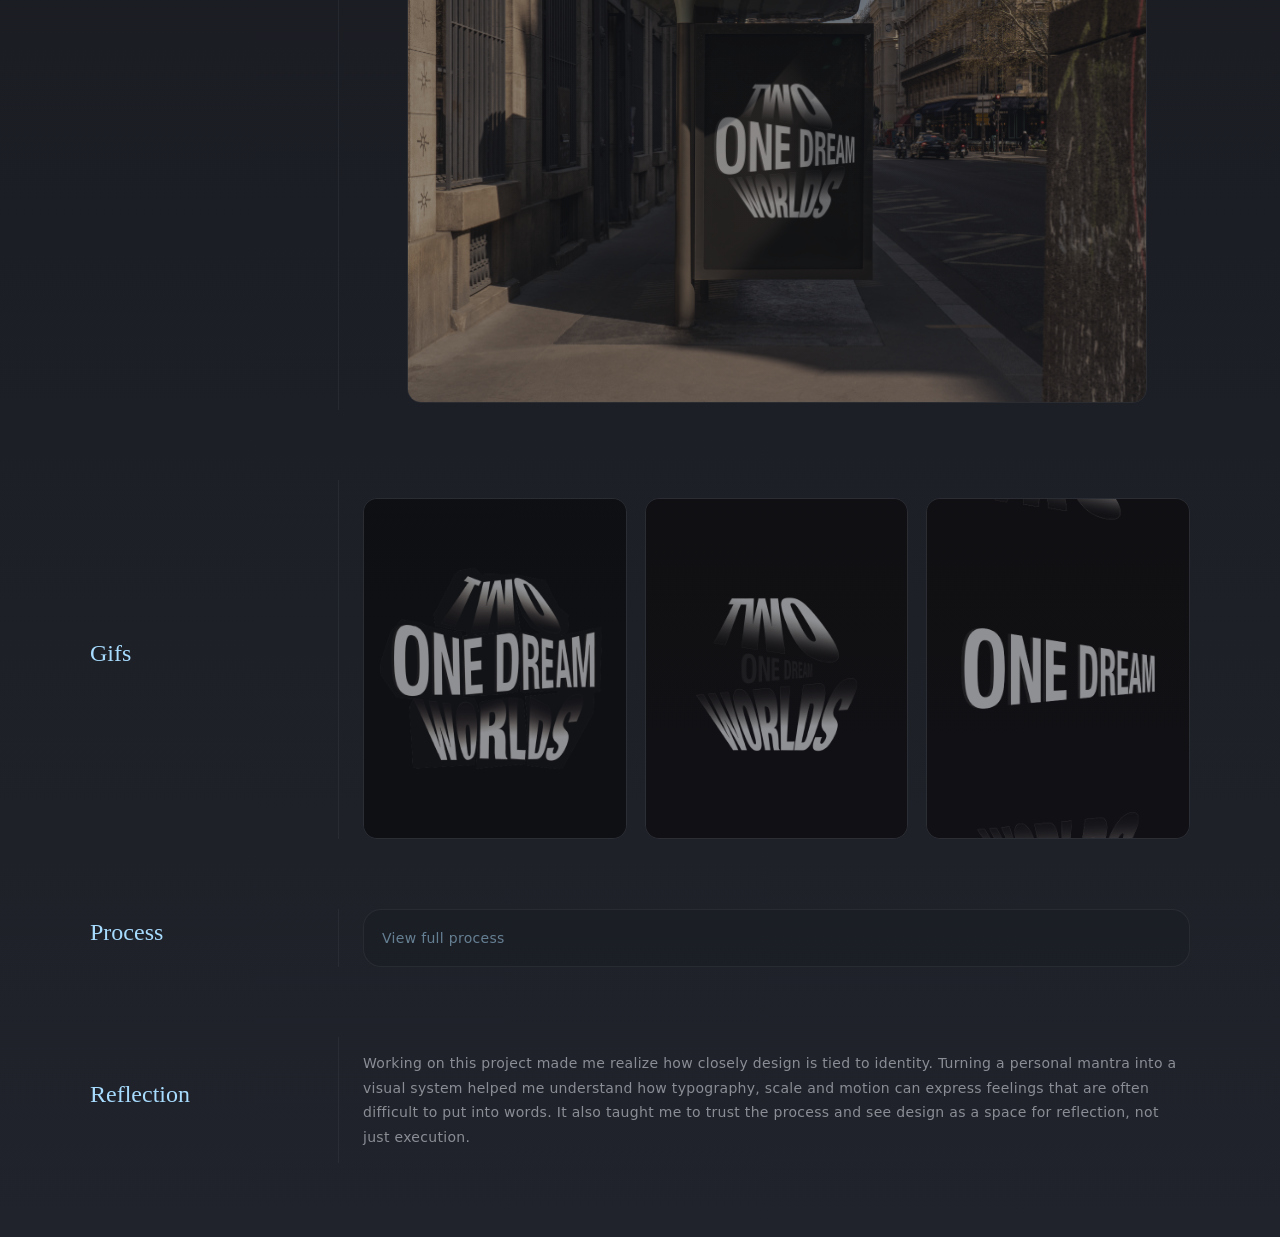
<file: Mantra_Merch/index.html>
<!DOCTYPE html>
<html lang="en">
<head>
  <meta charset="utf-8">
  <meta http-equiv="X-UA-Compatible" content="IE=edge">
  <title>Mantra Merch + Dynamic Type</title>
  <meta name="description" content="Mantra Merch + Dynamic Type project page">
  <meta name="viewport" content="width=device-width, initial-scale=1">
  <link rel="stylesheet" href="style.css">
</head>

<body>
  <header class="topbar">
    <a href="../portfolio_main/index.html" class="back-link">
      <span class="arrow">←</span>
      <span class="text">Back to Main</span>
    </a>
  </header>

  <main class="container">

    <!-- HERO -->
    <section class="hero">
      <div class="hero-text">
        <h1>Mantra Merch + Dynamic Type</h1>
        <p class="intro">
          Mantra Merch is a typographic merchandise project based on the mantra
          <span class="accent">“Two Worlds, One Dream.”</span>
         It explores identity, ambition and transition, the feeling of being caught between where you come from and where you’re headed. Through posters, gifs and merch mockups, the project turns a personal mantra into a universal reminder to move towards a shared vision.
        </p>

        <p class="meta">
Medium / Tools Used: Adobe Photoshop        </p>
      </div>

      <figure class="hero-image">
        <img src="main.jpg" alt="Mantra Merch hero mockup">
      </figure>
    </section>

    <!-- CONTEXT -->
    <section class="section">
      <div class="section-head">
        <h2>Concept</h2>
      </div>

      <div class="section-body">
        <p>
          This project grew from the experience of living between two very different worlds, each shaping who I am in its own way. While the contrast between them often feels conflicting, they are both tied to a single shared dream and direction. The concept explores that tension and eventual merging, using design to visualize how separate realities can slowly come together into one unified vision.
        </p>
      </div>
    </section>

    <!-- FINAL -->
    <section class="section">
      <div class="section-head">
        <h2>Merchandise Mockups</h2>
      </div>

      <div class="section-body">
        <div class="grid two mockups">
          <figure class="image1">
            <img src="tshirt.jpg" alt="T-shirt mockup">
          </figure>

          <figure>
            <img src="totebag.jpg" alt="Tote bag mockup">
          </figure>
        </div>

        <div class="grid one">
          <figure class="image-small">
            <img src="wildposting.jpg" alt="Urban wild posting mockup">
          </figure>
        </div>
      </div>
    </section>

    <!-- DYNAMIC TYPE -->
    <section class="section">
      <div class="section-head">
        <h2>Gifs</h2>
      </div>

      <div class="section-body">
        

        <div class="grid three">
          <img src="gif1.gif" alt="Dynamic type gif 1">
          <img src="gif2.gif" alt="Dynamic type gif 2">
          <img src="gif3.gif" alt="Dynamic type gif 3">
        </div>
      </div>
    </section>

    <!-- PROCESS (HOVER EXPAND) -->
    <section class="section">
      <div class="section-head">
        <h2>Process</h2>
      </div>

      <div class="section-body">
        <div class="hover-expand">
          <div class="hover-head">
            <span class="hover-title">View full process</span>
          </div>

          <div class="hover-body">
            <p class="muted">
           The process began with a clear intention to work only in black and white, allowing typography to speak for itself. By stretching the letters and introducing subtle gradients for emphasis, I experimented across various compositions to build a sense of quiet drama that made the type feel expressive without becoming overwhelming.
            </p>

<div class="grid three small-cards">
  <figure><img src="process1.png" alt="Process image 1"></figure>
  <figure><img src="process2.png" alt="Process image 2"></figure>
  <figure><img src="process3.png" alt="Process image 3"></figure>
</div>

          </div>
        </div>
      </div>
    </section>

    <!-- REFLECTION -->
    <section class="section">
      <div class="section-head">
        <h2>Reflection</h2>

      </div>

      <div class="section-body">
        <p>
          Working on this project made me realize how closely design is tied to identity. Turning a personal mantra into a visual system helped me understand how typography, scale and motion can express feelings that are often difficult to put into words. It also taught me to trust the process and see design as a space for reflection, not just execution.
        </p>
      </div>
    </section>

  </main>
</body>
</html>
</file>
<file: style.css>
/* Simple, minimal theme */
:root{
  --bg: #1a1c22;          /* dark grey */
  --text: #f5f7ff;        /* soft white */
  --muted: rgba(245,247,255,0.75);
  --border: rgba(245,247,255,0.12);
}

*{ box-sizing: border-box; }

body{
  margin: 0;
  font-family: system-ui, -apple-system, Segoe UI, Roboto, Arial, sans-serif;
  background: var(--bg);
  color: var(--text);
  line-height: 1.6;
}

body{
  background: linear-gradient(
    180deg,
    #111318 0%,
    #1a1c22 45%,
    #20232b 100%
  );
}

.container{
  width: min(1000px, calc(100% - 40px));
  margin: 0 auto;
}

.header{
  border-bottom: 1px solid var(--border);
}

.nav{
  display: flex;
  align-items: center;
  justify-content: space-between;
  padding: 18px 0;
  gap: 20px;
  margin-bottom: -5px;
}

nav a{
  color:  rgb(155, 214, 251);     
  text-decoration: none;   
  font-size: 14px;
  margin-left: 18px;
  font-family:"Inter", sans-serif;
  font-weight: 300;
  margin-bottom: -10px;
}

/* underline active + hover (correct target) */
.header nav a:hover,
.header nav a.active{
  text-decoration: underline;
  text-underline-offset: 6px;
  text-decoration-thickness: 1px; /* optional, cleaner */
}


.logo img{
  color: rgb(215, 214, 214);
  text-decoration: none;
  font-size: 14px;
  letter-spacing: 0.08em;
  text-transform: uppercase;
  width: 45px;
  margin-bottom: -10px;
  margin-top: -8px;
}

.links{
  display: flex;
  gap: 16px;
}

.main{
  min-height: calc(100vh - 140px);
  display: flex;
  align-items: center;
}

.hero{
  display: grid;
  grid-template-columns: 1.2fr 0.8fr;
  gap: 32px;
  padding: 50px 0;
}

.hero-text{
  margin: 0 0 10px;
  color:rgb(172, 221, 252);
  font-size: 50px;
  line-height: 1.15;
  font-weight: 700;
 font-family: "Cormorant Garamond", serif;
  margin-bottom: -20px;
}

.intro{
  margin: 0 0 20px;
  margin-bottom: 30px;
  font-weight: 200;
  margin-top: -20px;
      font-size: 14px;
      line-height: 1.8;
      color: rgba(245,247,255,0.82);
      max-width: 450px;
      font-family: "Inter", sans-serif;
      font-weight: 200;  
    letter-spacing: 0.3px;
  }


.resume-link{
  display: inline-block;
  color:rgb(164, 219, 253);
  text-decoration: none;
  border: 1.5px solid var(--border);
  padding: 16px 20px;
  border-radius: 8px;
  font-size: 14px;
  margin-top: 20px;
  margin-left: -5px;
   font-family: "Inter", sans-serif;
  font-weight: 500;
}


.resume-link{
  transition: transform 0.3s ease, background 0.3s ease, border-color 0.3s ease;
}

.resume-link:hover{
  transform: translateY(-2px);
  border-color: rgba(183,204,255,0.35);
  background: rgba(255,255,255,0.06);
}

.hero-image{
  border: 1px solid var(--border);
  border-radius: 18px;
  overflow: hidden;
  height: 420px;
}

.hero-image img{
  width: 100%;
  height: 100%;
  object-fit: cover;
  display: block;
}

.hero-image:hover{
  box-shadow: 
    0 0 0 1px rgba(183,204,255,0.25),
    0 4px 8px rgba(183,204,255,0.15);
}


.footer{
  border-top: 1px solid var(--border);
  height: 68px;
  background: transparent;   /* ✅ REMOVE dark block */
  backdrop-filter: none;     /* ✅ remove blur */
}


.footer-inner{
  height: 100%;
  display: flex;
  align-items: center;          /* vertical centering */
  justify-content: space-between;
  gap: 16px;
}

/* Icons */
.footer-links{
  display: flex;
  align-items: center;
  gap: 18px;
}

.icon{
  width: 25px;
  height: auto;
  opacity: 0.75;
  transition: opacity 0.2s ease;
  margin: 0;                  /* ✅ remove margin-top */
  display: block;
}

.icon:hover{
  opacity: 1;
}

/* Footer text */
.footer-note{
  font-size: 12.5px;
  color: rgba(245,247,255,0.55);
  margin: 0;                    /* REMOVE negative margin */
  line-height: 1;
        font-family: "Inter", sans-serif;

}

.footer .container{
  padding-top: 0 !important;
  padding-bottom: 0 !important;
}

main.container{
  padding-bottom: 30px;
}


@media (max-width: 740px){
  .hero{
    grid-template-columns: 1fr;
    padding: 34px 0;
  }

  .hero-image{
    height: 360px;
  }

  .name{
    font-size: 36px;
  }

  .resume-link{
    margin-top: -40px;
    margin-bottom: 40px;
    margin-left: 3px;
  }
}
</file>
<file: Astrology_Website/style.css>
:root{
  --bg-dark: #101218;
  --bg-mid: #1a1c22;
  --bg-light: #20232b;

  --text: #f5f7ff;
  --muted: rgba(245,247,255,0.7);
  --border: rgba(245,247,255,0.12);
  --accent: rgb(172,221,252);

  --radius: 18px;
}

*{ box-sizing: border-box; }

body{
  margin: 0;
  font-family: "Inter", system-ui, sans-serif;
  color: var(--text);
  background: linear-gradient(180deg, var(--bg-dark), var(--bg-mid), var(--bg-light));
  line-height: 1.75;
}

/* Remove default browser margins that mess up grids */
figure{ margin: 0; }

/* GLOBAL IMAGES (image = content, frame = figure) */
img{
  width: 100%;
  height: auto;
  display: block;
  border: 0;
  border-radius: 0;
}

.accent{
  color: rgb(172,221,252);
}

/* TOP BAR */
.topbar{
  position: sticky;
  top: 0;
  z-index: 10;
  padding: 14px 18px;
  border-bottom: 1px solid var(--border);
  background: rgba(16,18,24,0.6);
  backdrop-filter: blur(10px);
}

.back-link{
  display: inline-flex;
  align-items: center;
  gap: 10px;
  color: var(--muted);
  text-decoration: none;
  font-size: 12px;
  transition: color .25s ease;
}

.back-link .arrow{
  font-size: 18px;
  transition: transform .25s ease;
}

.back-link:hover{ color: var(--text); }
.back-link:hover .arrow{ transform: translateX(-4px); }

/* LAYOUT */
.container{
  width: min(1150px, calc(100% - 48px));
  margin: 0 auto;
  padding: 40px 0 80px;
}

/* HERO */
.hero{
  display: grid;
  grid-template-columns: 1.1fr 0.9fr;
  gap: 32px;
  align-items: center;
}

h1{
  margin: 6px 0 14px;
  font-size: 80px;
  font-weight: 500;
  font-family: "Cormorant Garamond", serif;
  color: #a8dcff;
  letter-spacing: 0.4px;
  line-height: 1.05;
}

h2{
    font-weight: 300;
      color: var(--muted);
      opacity: 0.65;
      font-size: 16px;
      letter-spacing: 0.3px;
      font-family: "Inter", system-ui, sans-serif;
}

.intro{
  max-width: 600px;
  color: var(--muted);
  font-size: 14px;
  font-weight: 250;
  letter-spacing: 0.3px;
  line-height: 26px;
  margin-top: 40px;
}

.meta{
  margin-top: 28px;
  font-size: 14px;
  color: rgba(245,247,255,0.5);
}

/* Hero image frame */
.hero-image img{
  width: 105%;
  border-radius: 12px; /* hero can stay independent */
}

/* SECTIONS */
.section{
  margin-top: 70px;
  display: grid;
  grid-template-columns: 220px 1fr;
  gap: 28px;
  align-items: center;
}

.section-head{
  position: sticky;
  top: 78px;
  font-weight: 500;
  font-family: "Cormorant Garamond", serif;
  color: #a8dcff !important;
  opacity: 1 !important;
}

.section-head h2{
  margin: 0;
  font-size: 25px;
  font-weight: 300;
  font-family: "Cormorant Garamond", serif;
  color:#a8dcff;
  letter-spacing: 0.5px;
  line-height: 34px;
    opacity: 1 !important;

}

.section-body{
  border-left: 1px solid rgba(245,247,255,0.1);
  padding-left: 24px;
  font-size: 14px;
  opacity: 0.50;
  transform: translateY(6px);
  transition: opacity .35s ease, transform .35s ease;
  font-weight: 300;
  letter-spacing: 0.3px;
  max-width: 1100px;
}

.section:hover .section-body,
.section:focus-within .section-body{
  opacity: 1;
  transform: translateY(0);
}

/* TEXT */
.muted{
  color: var(--muted);
  margin: 0 0 16px;
  font-weight: 300;
  letter-spacing: 0.3px;
  max-width: 900px;
  margin-bottom: 30px;
}

figcaption{
  margin-top: 8px;
  font-size: 13px;
  color: rgba(245,247,255,0.6);
}

/* GRIDS */
.grid{
  display: grid;
  gap: 10px;
  margin-top: 18px;
}

/* Default grid frames */
.grid figure{
  padding: 0;               /* no frame */
  background: transparent;  /* no glow/edge */
  border-radius: 18px;
  overflow: hidden;
}

/* Layout */
.grid.one{ grid-template-columns: 1fr; }
.grid.two{ grid-template-columns: repeat(2, minmax(0, 1fr)); }
.grid.three{ grid-template-columns: repeat(3, minmax(0, 1fr)); }

/* NEW: 4-image grid (2 x 2) */
.grid.four{ grid-template-columns: repeat(2, minmax(0, 1fr)); }

/* grid.one sizing */
.grid.one figure{
  max-width: 530px;
  margin: 24px auto 0;
}

/* grid.two (bigger feel) */
.grid.two{
  gap: 30px;
  margin-top: 24px;
}

.grid.two figure{
  aspect-ratio: 16 / 10;
  border-radius: 14px;
  overflow: hidden;
}

.grid.two img{
  width: 100%;
  height: 100%;
  object-fit: cover;
}

.grid.four.small-cards{
  grid-template-columns: repeat(2, minmax(0, 1fr));

  /* ↓ reduce horizontal gap | ↑ increase vertical gap */
  column-gap: 2px;
  row-gap: 24px;

  align-items: start;
  margin-top: 22px;
}

/* make each card slightly bigger */
.grid.four.small-cards figure{
  max-width: 350px;   /* bigger than before */
  margin: 0 auto;
  border-radius: 12px;
  overflow: hidden;
}

/* keep images clean + not cropped */
.grid.four.small-cards img{
  width: 100%;
  height: auto;
  object-fit: contain;
}

.grid img{
  border: 0 !important;
  outline: none;
}

/* HOVER REVEAL */
.hover-expand{
  border: 1px solid var(--border);
  border-radius: var(--radius);
  background: rgba(16,18,24,0.35);
  overflow: hidden;
  transition: border-color .3s ease;
}

.hover-head{
  padding: 16px 18px;
}

.hover-title{
  color: var(--accent);
  font-size: 14px;
  font-weight: 400;
}

/* Smooth reveal */
.hover-body{
  display: grid;
  grid-template-rows: 0fr;
  opacity: 0;
  padding: 0 18px;
  overflow: hidden;

  transition:
    grid-template-rows .45s cubic-bezier(.2,.8,.2,1),
    opacity .25s ease,
    padding .25s ease;
}

.hover-body > .hover-inner{
  overflow: hidden;
}

.hover-expand:hover{
  border-color: rgba(172,221,252,0.35);
}

.hover-expand:hover .hover-body,
.hover-expand:focus-within .hover-body{
  grid-template-rows: 1fr;
  opacity: 1;
  padding: 0 18px 18px;
}

/* Highlight responsive note only */
.responsive-note{
  display: inline-block;
  font-size: 15px;          /* slightly bigger than body (14px) */
  font-weight: 300;         /* subtle emphasis, not bold */
  color: #f5f7ff;           /* same text color */
  margin-bottom: 6px;
}

.site-link-card{
  margin-top: 18px;                 /* right below the final image */
  max-width: 530px;                 /* match grid.one image width */
  margin-left: auto;
  margin-right: auto;

  border: 1px solid var(--border);
  border-radius: 14px;
  background: rgba(16,18,24,0.35);
  padding: 14px 16px;
  backdrop-filter: blur(10px);

  display: flex;
  align-items: center;
  justify-content: space-between;
  gap: 14px;

  transition: border-color .25s ease, transform .25s ease, background .25s ease;
}

.site-link-label{
  color: rgba(245,247,255,0.75);
  font-size: 13px;
  letter-spacing: 0.3px;
  font-weight: 300;
}

/* the actual link */
.site-link{
  color: var(--accent);
  text-decoration: none;
  font-size: 13px;
  font-weight: 400;
  letter-spacing: 0.2px;

  padding: 8px 10px;
  border-radius: 10px;

  transition: background .25s ease, color .25s ease, transform .25s ease;
  cursor: pointer;
}

/* hover effect = “pop-up feel” */
.site-link-card:hover{
  border-color: rgba(172,221,252,0.35);
  transform: translateY(-2px);
  background: rgba(16,18,24,0.45);
}

.site-link-card:hover .site-link{
  background: rgba(172,221,252,0.10);
  color: #f5f7ff;
  transform: translateY(-1px);
}

.site-link:focus-visible{
  outline: 2px solid rgba(172,221,252,0.45);
  outline-offset: 3px;
}

/* MOBILE */
@media (max-width: 740px){

  .container{
    width: calc(100% - 28px);
    padding: 22px 0 56px;
  }

  .topbar{ padding: 12px 14px; }
  .back-link{ font-size: 13px; }
  .back-link .arrow{ font-size: 17px; }

  .hero{
    grid-template-columns: 1fr;
    gap: 18px;
  }

  h1{
    font-size: 36px;
    line-height: 1.18;
  }

  .intro{
    font-size: 14px;
    margin-top: 18px;
  }

  .meta{
    font-size: 12px;
    margin-bottom: 18px;
  }

  .hero-image{
    max-width: 420px;
    margin: 0 auto;
  }
  .hero-image img{
    width: 100%;
    margin: 0 auto;
  }

  .section{
    grid-template-columns: 1fr;
    gap: 14px;
    margin-top: 44px;
    align-items: start;
  }

  .section-head{
    position: relative;
    top: auto;
  }

  .section-body{
    border-left: none;
    padding-left: 0;
  }

  .grid.one{
    width: 70%;
    align-items: center;
    margin: auto;
  }

  .grid.two{
    gap: 10px;
  }


  .grid.four.small-cards figure{
    max-width: none;  /* let it fill each column on mobile */
    margin: 0;
  }

  .grid.four.small-cards{
  grid-template-columns: repeat(2, minmax(0, 1fr));
  column-gap: 20px;
}
}
</file>
<file: experience/style.css>
:root{
      --bg-darker: #101218;
      --bg-dark: #1a1c22;
      --bg-light: #20232b;

      --muted: rgba(245,247,255,0.72);
      --border: rgba(245,247,255,0.12);

      --accent: rgb(172, 221, 252);
      --card: rgba(16,18,24,0.35);
      --card-strong: rgba(16,18,24,0.6);
    }

    *{ box-sizing: border-box; }
    html, body{ height: 100%; }

  
    html{
  min-height: 100%;
  background:
    linear-gradient(180deg, #101218 0%, #1a1c22 55%, #20232b 100%);
  background-repeat: repeat;
  background-attachment: fixed;
}

body{
  min-height: 100vh;
  margin: 0;
  background: transparent; /* IMPORTANT */
}


    /* ---------- Header ---------- */
/* ---------- Header (exact height, clean alignment) ---------- */
/* ---------- Ultra Narrow Header ---------- */
.header{
  position: sticky;
  top: 0;
  z-index: 9999;
  height: 62px;
  border-bottom: 1px solid var(--border);
  background: rgba(26,28,34,0.65);
  backdrop-filter: blur(8px);
}

body, html{
  overflow-x: hidden;
  overflow-y: auto;
}


.nav{
  height: 100%;
  display: flex;
  align-items: center;         /* ✅ vertical center */
  justify-content: space-between;
  padding: 0;
}

/* Logo */
.mark{
  display: flex;
  align-items: center;         /* ✅ center logo */
  height: 100%;
  text-decoration: none;
}

.mark img{
  width: 42px;
  height: 42px;                /* ✅ lock height */
  display: block;
  margin: 0;                   /* ✅ remove margin-bottom */
}

/* Nav links */
.nav-links{
  display: flex;
  align-items: center;         /* ✅ center text */
  gap: 20px;
  margin: 0;  
      font-family: "Inter", sans-serif;

}

.nav-links a{
  color: var(--accent);
  font-size: 14px;
  font-weight: 300;
  line-height: 1;              /* ✅ prevents extra vertical space */
  padding: 0;                  /* ✅ remove padding causing height */
  text-decoration: none;
}

.nav-links a:hover,
.nav-links a.active{
  text-decoration: underline;
  text-underline-offset: 5px;
}

.header .container{
  padding-top: 0 !important;
  padding-bottom: 0 !important;
}


    /* ---------- Page layout ---------- */
    .container{
      width: min(1200px, calc(100% - 56px));
      margin: 0 auto;
      padding: 42px 0 64px;
    }


    .page-sub{
      margin: 0 0 34px;
      max-width: 80ch;
      color: rgba(175, 175, 175, 0.817);
      font-size: 13px;
            font-family: "Inter", sans-serif;
            line-height: 24px;
            letter-spacing: 0.3px;
            font-weight: 100;

    }

    /* ---------- Experience cards (STACKED) ---------- */
    .exp-stack{
      display: grid;
      gap: 26px;
    }

    .exp-line{
      background: var(--card);
      border: 1px solid var(--border);
      border-radius: 18px;
      overflow: hidden;
      transition: transform 0.35s ease, box-shadow 0.35s ease, border-color 0.35s ease;
    }

    .exp-line:hover{
      transform: translateY(-3px);
      border-color: rgba(245,247,255,0.18);
      box-shadow: 0 24px 50px rgba(0,0,0,0.35);
    }

    /* TOP visual area: use GRID for smooth sideways expansion */
    .exp-top{
      display: grid;
      grid-template-columns: 1fr 0fr;   /* reveal collapsed */
      gap: 12px;
      padding: 14px;
      align-items: stretch;

      transition: grid-template-columns 700ms cubic-bezier(.2,.9,.2,1);
      will-change: grid-template-columns;
    }

    /* Stronger expansion (smooth) */
    .exp-line:hover .exp-top{
      grid-template-columns: 0.72fr 1.28fr; /* hero shrinks, reveal grows */
    }

    /* keep reveal fixed height, but let hero auto-size */
.exp-hero{
  min-width: 0;
  border-radius: 14px;
  background: transparent;
  border: 0;
  overflow: visible;
  height: auto;              /* ✅ key */
}

.exp-reveal{
  min-width: 0;
  height: 300px;             /* ✅ keep reveal same */
  border-radius: 14px;
  overflow: hidden;
  border: 1px solid var(--border);
  background: rgba(0,0,0,0.08);
}

.exp-hero img{
  width: 100%;
  height: 300px;             /* ✅ image fixed height */
  object-fit: cover;
  display: block;
  border-radius: 14px;
  overflow: hidden;
  border: 1px solid var(--border);
  background: rgba(0,0,0,0.08);
  transform: scale(1.01);
}


.hero-label{
  margin-top: 14px;
  padding: 12px 16px;
  border-radius: 14px;

  /* lighter glass so it reads as a distinct layer */
 background: rgba(255, 255, 255, 0.049);

  /* frosted blur */
  backdrop-filter: blur(14px);
  -webkit-backdrop-filter: blur(14px);

  /* crisp edge + soft glow */
  border: 1px solid rgba(255,255,255,0.14);
  box-shadow:
    0 10px 28px rgba(0,0,0,0.35),
    inset 0 1px 0 rgba(255,255,255,0.10);
}


/* Keep typography clean */
.hero-label h3{
  margin: 0 0 6px;
  font-size: 20px;
  font-weight: 400;
  color: rgb(164, 219, 253);
  font-family: "Cormorant Garamond", serif;
}

.hero-label p{
  margin: 0;
  font-size: 13px;
  color: var(--muted);
  font-family: "Inter", sans-serif;
  line-height: 1.6;
}

    /* Reveal panel: fade/slide in smoothly (no snap) */
    .exp-reveal{
      opacity: 0;
      transform: translateX(-10px);
      transition: opacity 350ms ease, transform 450ms ease;
      will-change: opacity, transform;
    }

    .exp-line:hover .exp-reveal{
      opacity: 1;
      transform: translateX(0);
      transition-delay: 120ms; /* makes it feel intentional */
    }

    .thumb-row{
      height: 100%;
      display: grid;
      grid-auto-flow: column;
      grid-auto-columns: 1fr;
      gap: 12px;
      padding: 0; /* keep clean */
    }

    .thumb-row img{
      width: 100%;
      height: 100%;
      object-fit: cover;
      display: block;
      border-radius: 14px;
      border: 1px solid var(--border);
      background: rgba(255,255,255,0.03);
      transition: transform 250ms ease, filter 250ms ease;
    }

    .exp-line:hover .thumb-row img{
      transform: scale(1.01);
    }

    /* Text below */
    .exp-text{
      padding: 14px 16px 18px;
      border-top: 1px solid var(--border);
            font-family: "Inter", sans-serif;
            letter-spacing: 0.3px;

    }

    .exp-text ul{
      margin: 0;
      padding-left: 18px;
      font-size: 13.5px;
      line-height: 1.6;
      color: rgba(196, 195, 195, 0.92);
    }

    .exp-text li{
      margin: 6px 0;
    }

    /* ---------- Footer (narrow + centered) ---------- */
.footer{
  border-top: 1px solid var(--border);
  height: 68px;
  background: transparent;   /* ✅ REMOVE dark block */
  backdrop-filter: none;     /* ✅ remove blur */
}


.footer-inner{
  height: 100%;
  display: flex;
  align-items: center;          /* vertical centering */
  justify-content: space-between;
  gap: 16px;
}

/* Icons */
.footer-links{
  display: flex;
  align-items: center;
  gap: 18px;
}

.icon{
  width: 25px;
  height: auto;
  opacity: 0.75;
  transition: opacity 0.2s ease;
  margin: 0;                  /* ✅ remove margin-top */
  display: block;
}

.icon:hover{
  opacity: 1;
}

/* Footer text */
.footer-note{
  font-size: 12.5px;
  color: rgba(245,247,255,0.55);
  margin: 0;                    /* REMOVE negative margin */
  line-height: 1;
        font-family: "Inter", sans-serif;

}

.footer .container{
  padding-top: 0 !important;
  padding-bottom: 0 !important;
}

main.container{
  padding-bottom: 30px;
}
</file>
<file: Manifesto_Poster/style.css>
:root{
  --bg-dark: #101218;
  --bg-mid: #1a1c22;
  --bg-light: #20232b;

  --text: #f5f7ff;
  --muted: rgba(245,247,255,0.7);
  --border: rgba(245,247,255,0.12);
  --accent: rgb(172,221,252);

  --radius: 18px;
}

*{ box-sizing: border-box; }

body{
  margin: 0;
  font-family: "Inter", system-ui, sans-serif;
  color: var(--text);
  background:
    linear-gradient(180deg, var(--bg-dark), var(--bg-mid), var(--bg-light));
  line-height: 1.75;
}

/* TOP BAR */
.topbar{
  position: sticky;
  top: 0;
  z-index: 10;
  padding: 14px 18px;
  border-bottom: 1px solid var(--border);
  background: rgba(16,18,24,0.6);
  backdrop-filter: blur(10px);
}

.back-link{
  display: inline-flex;
  align-items: center;
  gap: 10px;
  color: var(--muted);
  text-decoration: none;
  font-size: 12px;
  transition: color .25s ease;
}

.back-link .arrow{
  font-size: 18px;
  transition: transform .25s ease;
}

.back-link:hover{
  color: var(--text);
}

.back-link:hover .arrow{
  transform: translateX(-4px);
}

/* LAYOUT */
.container{
  width: min(1150px, calc(100% - 48px));
  margin: 0 auto;
  padding: 40px 0 80px;
}

/* HERO */
.hero{
  display: grid;
  grid-template-columns: 1.1fr 0.9fr;
  gap: 32px;
  align-items: center;
}

.eyebrow{
  text-transform: uppercase;
  letter-spacing: .12em;
  font-size: 12px;
  color: var(--muted);
}

h1{
  margin: 6px 0 14px;
  font-size: 80px;
  font-weight: 500;
  font-family: "Cormorant Garamond", serif;
  color: #a8dcff;
  letter-spacing: 0.4px;
  line-height: 1.05; /* THIS fixes the big vertical gap */
}



.intro{
  max-width: 580px;
  color: var(--muted);
  font-size: 14px;
  font-weight: 250;
  letter-spacing: 0.3px;
  line-height: 26px;
  margin-top: 40px;
}

.accent{ color: var(--accent); }

.meta{
  margin-top: 28px;
  font-size: 13px;
  color: rgba(245,247,255,0.5);
}

.hero-image img{
  width: 95%;
  border-radius: 12px;
  padding: 8px;          /* white breathing space */
  background: #ffffff;
}

/* SECTIONS */
.section{
  margin-top: 70px;
  display: grid;
  grid-template-columns: 220px 1fr;
  gap: 28px;
}

.section{
  align-items: center;
}


.section-head{
  position: sticky;
  top: 78px;
  font-weight: 500;
font-family: "Cormorant Garamond", serif;
color:#a8dcff;
}

.section-head h2{
  margin: 0;
  font-size: 24px;
  font-weight: 300;
  transition: color .3s ease;
  font-family: "Cormorant Garamond", serif;
color:#a8dcff;
letter-spacing: 0.3px;
}


.section-body{
  border-left: 1px solid rgba(245,247,255,0.1);
  padding-left: 24px;
  font-size: 14px;

  /* Start dim, not blurry */
  opacity: 0.50;
  transform: translateY(6px);

  transition:
    opacity .35s ease,
    transform .35s ease;
      font-weight: 300;
  letter-spacing: 0.3px;
}

/* Let the mockups section use more width */
.section-body .grid.two.mockups{
  max-width: 100%;
}



.section:hover .section-body,
.section:focus-within .section-body{
  opacity: 1;
  transform: translateY(0);
}


/* GRIDS */
.grid{
  display: grid;
  gap: 10px;
  margin-top: 18px;
}

.grid.one{ grid-template-columns: 1fr; }
.grid.two{ grid-template-columns: repeat(2, 1fr); }
.grid.three{ grid-template-columns: repeat(3, 1fr); }

img{
  width: 100%;
  border-radius: 14px;
  border: 1px solid var(--border);
}

.image-small{
  max-width: 790px;   /* adjust this value */
  margin: 0 auto; 
  margin-top: 20px;    /* centers the image */
}

.image1{
    max-width:100%;
}


figcaption{
  margin-top: 8px;
  font-size: 13px;
  color: rgba(245,247,255,0.6);
}

.muted{
  color: var(--muted);
  max-width: 780px;
  margin-bottom: 30px;
  margin-top: 0px;
  font-weight: 300;
  letter-spacing: 0.3px;
}

/* EXPAND */
details{
  border: 1px solid var(--border);
  border-radius: var(--radius);
  padding: 14px 16px;
  background: rgba(16,18,24,0.35);
}/* === Hover Expand (replaces <details>) === */

.hover-expand{
  border: 1px solid var(--border);
  border-radius: var(--radius);
  background: rgba(16,18,24,0.35);
  overflow: hidden;
  transition: border-color .3s ease;
}

.hover-head{
  padding: 16px 18px;
}

.hover-title{
  color: var(--accent);
  font-size: 14px;
  font-weight: 400;
}

/* Smooth reveal */
.hover-body{
  display: grid;
  grid-template-rows: 0fr;
  opacity: 0;
  padding: 0 18px;
  overflow: hidden;

  transition:
    grid-template-rows .45s cubic-bezier(.2,.8,.2,1),
    opacity .25s ease,
    padding .25s ease;
}

.hover-body > .hover-inner{
  overflow: hidden;
}

.hover-expand:hover{
  border-color: rgba(172,221,252,0.35);
}

.hover-expand:hover .hover-body,
.hover-expand:focus-within .hover-body{
  grid-template-rows: 1fr;
  opacity: 1;
  padding: 0 18px 18px;
}

.hover-body img{
  display: block;
}



.grid.two{
  display: grid;
  grid-template-columns: repeat(2, minmax(0, 1fr));
  gap: 24px;
  align-items: center;
}

.grid.two figure{
  display: flex;
  justify-content: center;
}



.grid.three.small-cards{
  grid-template-columns: repeat(3, minmax(0, 1fr));
  align-items: center;
  gap: 34px;
}

.grid.three.small-cards figure{
  max-width: 260px;
  margin: 0 auto;
}

.grid.three.small-cards img{
  width: 100%;
  height: auto;
  object-fit: contain;
}

.image-large{
  width: 47%;
  margin: 48px auto 0;
  padding: 10px;          /* white breathing space */
  background: #ffffff;   /* white frame */
  border-radius: 12px;    /* rounded ONLY on border */
  overflow: hidden;      /* clips image to frame */
}

.image-large img{
  width: 100%;
  display: block;
  border-radius: 0;      /* completely sharp image */
}

/* === MOCKUPS ROW: bigger images + tighter gap (override) === */
.section-body .grid.two.mockups{
  gap: 10px !important; /* reduce gap */
  grid-template-columns: repeat(2, minmax(0, 1fr));
}

.section-body .grid.two.mockups figure{
  justify-content: stretch; /* let image fill the cell */
}

.section-body .grid.two.mockups img{
  max-width: none !important; /* remove the 520px cap */
  width: 100%;
  height: auto;
  display: block;
}



summary{
  cursor: pointer;
  font-size: 14px;
  color: var(--accent);
  list-style: none;
}

summary::-webkit-details-marker{ display: none; }



/* =========================
   MOBILE (<= 740px)
   - Make BIG showcase images smaller ONLY on mobile
   - Keep ALL process/draft images in ONE LINE (horizontal scroll)
   - Keep hover + interactions the same
   ========================= */
@media (max-width: 740px){

  /* Layout tighten */
  .container{
    width: calc(100% - 28px);
    padding: 22px 0 56px;
  }

  /* Topbar */
  .topbar{ padding: 12px 14px; }
  .back-link{ font-size: 13px; }
  .back-link .arrow{ font-size: 17px; }

  /* Hero stacks */
  .hero{
    grid-template-columns: 1fr;
    gap: 18px;
  }

  h1{
    font-size: 36px;
    line-height: 1.18;
  }

  .intro{
    font-size: 14px;
    margin-top: 22px;
  }

  .meta{
    font-size: 12px;
    margin-bottom: 18px;
  }

  /* Sections stack (sticky becomes normal on mobile) */
  .section{
    grid-template-columns: 1fr;
    gap: 14px;
    margin-top: 44px;
    align-items: start;
  }

  .section-head{
    position: relative;
    top: auto;
  }

  .section-body{
    border-left: none;
    padding-left: 0;
  }

  /* Global image safety */
  img{
    width: 100%;
    height: auto;
    display: block;
    object-fit: contain;
  }

  /* =========================
     1) BIG SHOWCASE IMAGES SMALLER (MOBILE ONLY)
     - Hero image
     - Event poster image (.image-large)
     - Printed pamphlet image (.image-large)
     ========================= */

  /* Hero image smaller + centered */
  .hero-image{
    max-width: 400px;        /* smaller than before */
    margin: 0 auto;
  }
  .hero-image img{
    width: 100%;
    max-width: 500px;  /* slightly bigger than other images */
    margin: 0 auto;
  }

  /* Event poster + Printed pamphlet (your .image-large wrapper) */
  .image-large{
    width: min(340px, 92%);  /* smaller on mobile */
    margin: 16px auto 0;
    padding: 8px;
    border-radius: 12px;
  }

  /* Your wildposting / bottom single mockup stays neat */
  .image-small{
    max-width: 420px;
    margin: 14px auto 0;
  }

  /* Mockups: stack or keep if you want — here it stacks cleanly */
  .grid.one{ grid-template-columns: 1fr; }
  .grid.two{
    grid-template-columns: 1fr;  /* avoids squish on mobile */
    gap: 14px;
  }
  .grid.three{
    grid-template-columns: 1fr;
    gap: 4px;
  }

  /* =========================
     2) PROCESS / INITIAL DRAFTS = ONE LINE (HORIZONTAL SCROLL)
     Works for both:
     - Manifesto initial drafts
     - Event poster drafts
     ========================= */

  .grid.three.small-cards{
    grid-template-columns: repeat(3, minmax(0, 1fr));
    gap: 12px;               /* tighter spacing */
    align-items: start;
    justify-items: stretch;
  }

  /* remove the desktop cap that causes weird spacing */
  .grid.three.small-cards figure{
    max-width: none;
    margin: 0;
    width: 100%;
    display: block;
  }

  /* make each draft smaller so all 3 fit comfortably */
  .grid.three.small-cards img{
    width: 100%;
    height: auto;
    display: block;
    border-radius: 10px;    /* optional: slightly tighter rounding on mobile */
  }

  /* if your hover box padding makes them feel cramped, reduce it */
  .hover-head{ padding: 12px 14px; }
  .hover-expand:hover .hover-body,
  .hover-expand:focus-within .hover-body{
    padding: 0 14px 14px;
  }

  .section-body .grid.two.mockups{
    grid-template-columns: repeat(2, minmax(0, 1fr));
    gap: 8px;                 /* tighter spacing */
    align-items: stretch;
  }

  .section-body .grid.two.mockups figure{
    margin: 0;
    width: 100%;
    display: block;
  }

  .section-body .grid.two.mockups img{
    width: 100%;
    max-width: none;          /* removes size restriction */
    height: auto;
    display: block;
    border-radius: 12px;
  }

}
</file>
<file: Mantra_Merch/style.css>
:root{
  --bg-dark: #101218;
  --bg-mid: #1a1c22;
  --bg-light: #20232b;

  --text: #f5f7ff;
  --muted: rgba(245,247,255,0.7);
  --border: rgba(245,247,255,0.12);
  --accent: rgb(172,221,252);

  --radius: 18px;
}

*{ box-sizing: border-box; }

body{
  margin: 0;
  font-family: "Inter", system-ui, sans-serif;
  color: var(--text);
  background:
    radial-gradient(900px 500px at 30% 20%, rgba(183,205,255,0.04), transparent 60%),
    linear-gradient(180deg, var(--bg-dark), var(--bg-mid), var(--bg-light));
  line-height: 1.75;
}

/* TOP BAR */
.topbar{
  position: sticky;
  top: 0;
  z-index: 10;
  padding: 14px 18px;
  border-bottom: 1px solid var(--border);
  background: rgba(16,18,24,0.6);
  backdrop-filter: blur(10px);
}

.back-link{
  display: inline-flex;
  align-items: center;
  gap: 10px;
  color: var(--muted);
  text-decoration: none;
  font-size: 12px;
  transition: color .25s ease;
}

.back-link .arrow{
  font-size: 18px;
  transition: transform .25s ease;
}

.back-link:hover{
  color: var(--text);
}

.back-link:hover .arrow{
  transform: translateX(-4px);
}

/* LAYOUT */
.container{
  width: min(1100px, calc(100% - 48px));
  margin: 0 auto;
  padding: 40px 0 80px;
}

/* HERO */
.hero{
  display: grid;
  grid-template-columns: 1.1fr 0.9fr;
  gap: 32px;
  align-items: center;
}

.eyebrow{
  text-transform: uppercase;
  letter-spacing: .12em;
  font-size: 12px;
  color: var(--muted);
}

h1{
  margin: 6px 0 14px;
  font-size: 75px;
  font-weight: 500;
  font-family: "Cormorant Garamond", serif;
  color: #a8dcff;
  letter-spacing: 0.4px;
  line-height: 1.05; /* THIS fixes the big vertical gap */
}



.intro{
  max-width: 600px;
  color: var(--muted);
  font-size: 14px;
  font-weight: 250;
  letter-spacing: 0.3px;
  line-height: 26px;
  margin-top: 40px;
}

.accent{ color: var(--accent); }

.meta{
  margin-top: 28px;
  font-size: 13px;
  color: rgba(245,247,255,0.5);
}

.hero-image img{
  width: 100%;
  border-radius: var(--radius);
  border: 1px solid var(--border);
}

/* SECTIONS */
.section{
  margin-top: 70px;
  display: grid;
  grid-template-columns: 220px 1fr;
  gap: 28px;
}

.section{
  align-items: center;
}


.section-head{
  position: sticky;
  top: 78px;
  font-weight: 500;
font-family: "Cormorant Garamond", serif;
color:#a8dcff;
}

.section-head h2{
  margin: 0;
  font-size: 24px;
  font-weight: 300;
  transition: color .3s ease;
  font-family: "Cormorant Garamond", serif;
color:#a8dcff;
}


.section-body{
  border-left: 1px solid rgba(245,247,255,0.1);
  padding-left: 24px;
  font-size: 14px;

  /* Start dim, not blurry */
  opacity: 0.50;
  transform: translateY(6px);

  transition:
    opacity .35s ease,
    transform .35s ease;
      font-weight: 300;
  letter-spacing: 0.3px;
}

/* Let the mockups section use more width */
.section-body .grid.two.mockups{
  max-width: 100%;
}



.section:hover .section-body,
.section:focus-within .section-body{
  opacity: 1;
  transform: translateY(0);
}


/* GRIDS */
.grid{
  display: grid;
  gap: 18px;
  margin-top: 18px;
}

.grid.one{ grid-template-columns: 1fr; }
.grid.two{ grid-template-columns: repeat(2, 1fr); }
.grid.three{ grid-template-columns: repeat(3, 1fr); }

img{
  width: 100%;
  border-radius: 14px;
  border: 1px solid var(--border);
}

.image-small{
  max-width: 740px;   /* adjust this value */
  margin: 0 auto; 
  margin-top: 20px;    /* centers the image */
}

.image1{
    max-width:100%;
}


figcaption{
  margin-top: 8px;
  font-size: 13px;
  color: rgba(245,247,255,0.6);
}

.muted{
  color: var(--muted);
  max-width: 780px;
  margin-bottom: 30px;
  margin-top: 0px;
  font-weight: 300;
  letter-spacing: 0.3px;
}

/* EXPAND */
details{
  border: 1px solid var(--border);
  border-radius: var(--radius);
  padding: 14px 16px;
  background: rgba(16,18,24,0.35);
}/* === Hover Expand (replaces <details>) === */

.hover-expand{
  border: 1px solid var(--border);
  border-radius: var(--radius);
  background: rgba(16,18,24,0.35);
  overflow: hidden;
  transition: border-color .3s ease;
}

/* Top visible bar */
.hover-head{
  padding: 16px 18px;
}

.hover-title{
  color: var(--accent);
  font-size: 14px;
  font-weight: 400;
}

/* Hidden content */
.hover-body{
  max-height: 0;
  opacity: 0;
  padding: 0 18px;
  overflow: hidden;

  transition:
    max-height .6s ease,
    opacity .4s ease,
    padding .4s ease;
}

/* Expand on hover */
.hover-expand:hover{
  border-color: rgba(172,221,252,0.35);
}

.hover-expand:hover .hover-body{
  max-height: 1000px; /* large enough for images */
  opacity: 1;
  padding: 0 18px 18px;
}

.grid.three.small-cards{
  grid-template-columns: repeat(3, minmax(0, 1fr));
  align-items: center;
}

.grid.three.small-cards figure{
  max-width: 260px;
  margin: 0 auto;
}

.grid.three.small-cards img{
  width: 100%;
  height: auto;
  object-fit: contain;
}


summary{
  cursor: pointer;
  font-size: 14px;
  color: var(--accent);
  list-style: none;
}

summary::-webkit-details-marker{ display: none; }



/* =========================
   FINAL MOBILE (<= 740px)
   Keeps interactions same as desktop
   Only reduces sizes
   ========================= */
@media (max-width: 740px){

  /* Layout tighten */
  .container{
    width: calc(100% - 28px);
    padding: 22px 0 56px;
  }

  /* Top bar: keep same behavior, just tighter */
  .topbar{
    padding: 12px 14px;
  }
  .back-link{ font-size: 13px; }
  .back-link .arrow{ font-size: 17px; }

  /* Hero stacks on mobile */
  .hero{
    grid-template-columns: 1fr;
    gap: 18px;
  }

  h1{
    font-size: 32px;
    line-height: 1.18;
  }
  .intro{
    font-size: 14px;
    margin-top: 30px;
  }
  .meta{
    font-size: 12px;
    margin-bottom: 30px;
  }

  /* Sections stack, sticky heading becomes normal (required for mobile usability) */
  .section{
    grid-template-columns: 1fr;
    gap: 14px;
    margin-top: 44px;
  }
  .section-head{
    position: relative;
    top: auto;
  }
  .section-body{
    border-left: none;
    padding-left: 0;
  }

  /* Grids become single column on mobile */
  .grid.one,
  .grid.two,
  .grid.three{
    grid-template-columns: 1fr;
    gap: 14px;
  }

  /* Global image safety (prevents weird cropping) */
  img{
    width: 100%;
    height: auto;
    display: block;
    object-fit: contain;
  }

  /* HERO image slightly smaller visual weight */
  .hero-image{
    max-width: 450px;
    margin: 0 auto;
  }

  /* Final Wildposting already has wrapper — just make sure it fits */
  .image-small{
    max-width: 520px;
    margin: 14px auto 0;
  }

  /* =========================
     SIZE HIERARCHY ON MOBILE
     (GIFs bigger than mockups, mockups bigger than process)
     ========================= */

  /* 1) GIFs (biggest) */
  .grid.three img{
    max-width: 320px;
    margin: 0 auto;
  }

  /* 2) Mockups (medium) — applies to images in your final outcome grids */
  .section-body .grid img{
    max-width: 360px;
    margin: 0 auto;
  }

  /* 3) Process images (smallest) — only inside the hover expand body */
  .hover-body .grid img{
    max-width: 210px;
    margin: 0 auto;
  }

  /* Hover expand box tighter spacing on mobile */
  .hover-head{
    padding: 14px 14px;
  }
  .hover-body{
    padding-left: 14px;
    padding-right: 14px;
  }
  .hover-expand:hover .hover-body{
    padding: 0 14px 14px;
  }

  /* Captions slightly smaller */
  figcaption{
    font-size: 12px;
  }
}
</file>
